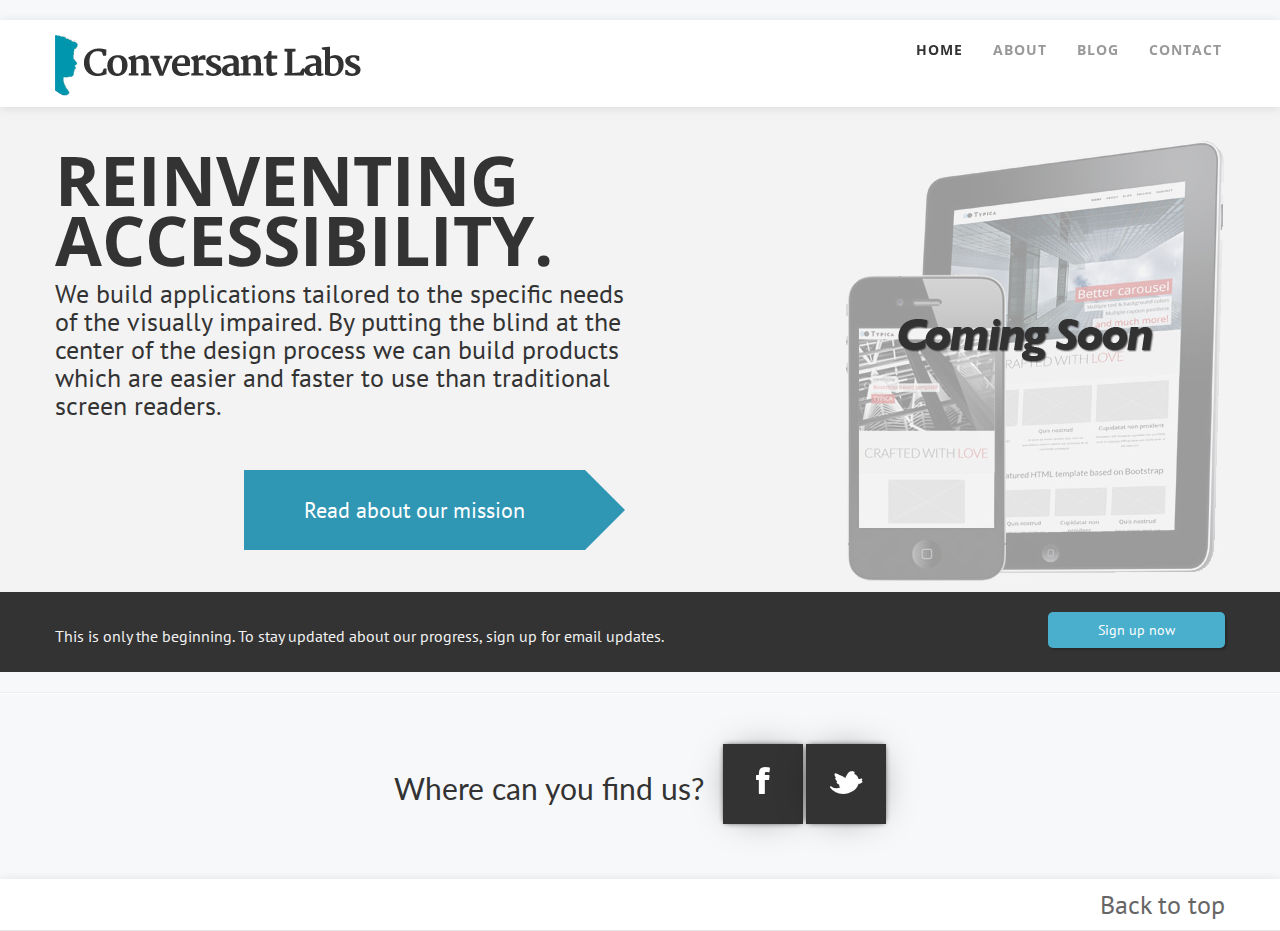
<file: Template/index.html>
<!DOCTYPE html>
<html lang="en">
  <head>
    <meta charset="utf-8">
    <title>Conversant Labs - Reinventing Accessibility</title>
    <meta name="viewport" content="width=device-width, initial-scale=1.0">
    <meta name="description" content="Responsive HTML template for your app/company">
    <meta name="author" content="Oskar Żabik (oskar.zabik@gmail.com)">

    <!-- Le styles -->
    <link rel="stylesheet" href="css/bootstrap.min.css">
    <link rel="stylesheet" href="css/bootstrap-responsive.min.css">

    <link rel="stylesheet" href="css/font-awesome.css">
    <link rel="stylesheet" href="css/triq.css">
    <link rel="stylesheet" href="css/triq-responsive.css">

    <!-- Le HTML5 shim, for IE6-8 support of HTML5 elements -->
    <!--[if lt IE 9]>
    <script src="http://html5shim.googlecode.com/svn/trunk/html5.js"></script>
    <![endif]-->
    <!--[if IE 7]><link rel="stylesheet" href="/css/font-awesome-ie7.css"><![endif]-->

    <!-- Le favicon -->
    <link rel="shortcut icon" href="img/favicon.ico">

  </head>

  <body>

    <!-- Le before-navbar info -->
    <div class="before-navbar">
      <br>
    </div>
    <!-- Le TRIQ navigation -->
    <div class="navbar navbar-fixed-top">
      <div class="navbar-inner">
        <div class="container">
          <a class="brand" href="/"><img src="img/logo2.png" alt="site logo. Visit Homepage"></a>
          <a href="#footer-nav" class="btn btn-simple visible-phone pull-right">Menu</a>
          <ul class="nav pull-right hidden-phone" title="Navigation Menu">
            <li class="active"><a href="index.html">Home</a></li>
            <li><a href="about.html">About</a></li>
            </li>
            <li><a href="http://blog.conversantlabs.com">Blog</a></li>
            <li><a href="contact.html">Contact</a></li>
          </ul>
        </div>
      </div>
    </div>

    <div class="background-light-grey">
      <div class="container">
        <div class="row-fluid">

          <div class="featured">
          
            <div class="span6">
              <div class="excerpt">
                <h1>Reinventing Accessibility.</h1>
                <p>We build applications tailored to the specific needs of the visually impaired. By putting the blind at the center of the design process we can build products which are easier and faster to use than traditional screen readers.</p>
                <a href="/about.html#mission"  class="btn btn-arrow-right btn-simple btn-blue btn-huge pull-right featured">Read about our mission</a>
              </div>
            </div>

            <div class="span6">
              <img class="pull-right" src="demo_img/typicacopy.png" alt="Typica - Bootstrap template">
            </div>

        </div>

        </div>
      </div>
    </div>

    <!-- signup strip -->
    <div class="background-grey strip">
      <div class="container">
        
        <p class="pull-left">This is only the beginning. To stay updated about our progress, sign up for email updates.</p>

        <div class="pull-right"><a href="#signup-modal" class="btn btn-info btn-huge btn-simple" data-toggle="modal">Sign up now</a></div>

      </div>
    </div>

      <hr>

      <!-- Where can you find us -->
      <div class="info-centered">
        <p>Where can you find us?</p>
        <a href="https://www.facebook.com/pages/Conversant-Labs/438191096263041" class="icon-squared color-facebook" title="facebook">
          <article><span><i class="icon-facebook"></i></span></article></a>
        <a href="http://twitter.com/conversantlabs" class="icon-squared color-twitter" title="twitter">
          <article><span><i class="icon-twitter"></i></span></article></a>
      </div>  

    </div><!-- /.container -->

    <!-- Le Footer -->
    <div class="background-white footer">
      <div class="container">
        <p class="pull-right"><a id="toplink" href="#">Back to top</a></p>

        <ul id="footer-nav" class="nav visible-phone" title="Navigation Menu">
          <hr>
          <h3 class="centered">Menu</h3>
          <li class="active"><a href="index.html">Home</a></li>
          <li><a href="about.html">About</a></li>
          <li><a href="http://blog.conversantlabs.com">Blog</a></li>
          <li><a href="contact.html">Contact</a></li>
        </ul>
      </div>
    </div>


    <!-- SignUp modal -->
    <div id="signup-modal" class="modal hide fade" tabindex="-1" role="dialog" aria-labelledby="myModalLabel" aria-hidden="true">
      <div class="modal-header">
        <button type="button" class="close" data-dismiss="modal" aria-hidden="true">×</button>
        <h3 id="myModalLabel" class="centered">Sign Up</h3>
      </div>
      <div class="modal-body">
        <div id="form_alert" class="alert" style="display:none" message="All Done! thanks for signing up!">
                <p id="form_alert_message"></p>
        </div>        
        <form class="form-horizontal" action="email" method="post" >
          <div class="control-group">
            <label class="control-label" for="inputEmail">Email</label>
            <div class="controls">
              <input type="text" id="inputEmail" name="email" placeholder="Email">
            </div>
          </div>
          <div class="modal-footer">
            <button class="btn" data-dismiss="modal" aria-hidden="true">Close</button>
            <button type="submit" class="btn btn-info">Sign Up</button>
          </div>
        </form>
      </div>
    </div>

    <!-- Le javascript
    ================================================== -->
    <!-- Placed at the end of the document so the pages load faster -->
    <script src="js/jquery.js"></script>
    <script src="js/bootstrap.js"></script>
    <script src="js/jquery.scrollto-1.4.3.1-min.js"></script>  
    <script src="js/jquery.localscroll-1.2.7-min.js"></script>
    <script src="js/triq.js"></script>
    <script type="text/javascript" src="js/js.js"></script>
    <script type="text/javascript">

  var _gaq = _gaq || [];
  _gaq.push(['_setAccount', 'UA-3878446-12']);
  _gaq.push(['_setDomainName', 'conversantlabs.com']);
  _gaq.push(['_trackPageview']);

  (function() {
    var ga = document.createElement('script'); ga.type = 'text/javascript'; ga.async = true;
    ga.src = ('https:' == document.location.protocol ? 'https://ssl' : 'http://www') + '.google-analytics.com/ga.js';
    var s = document.getElementsByTagName('script')[0]; s.parentNode.insertBefore(ga, s);
  })();

</script>
  </body>
</html>
</file>
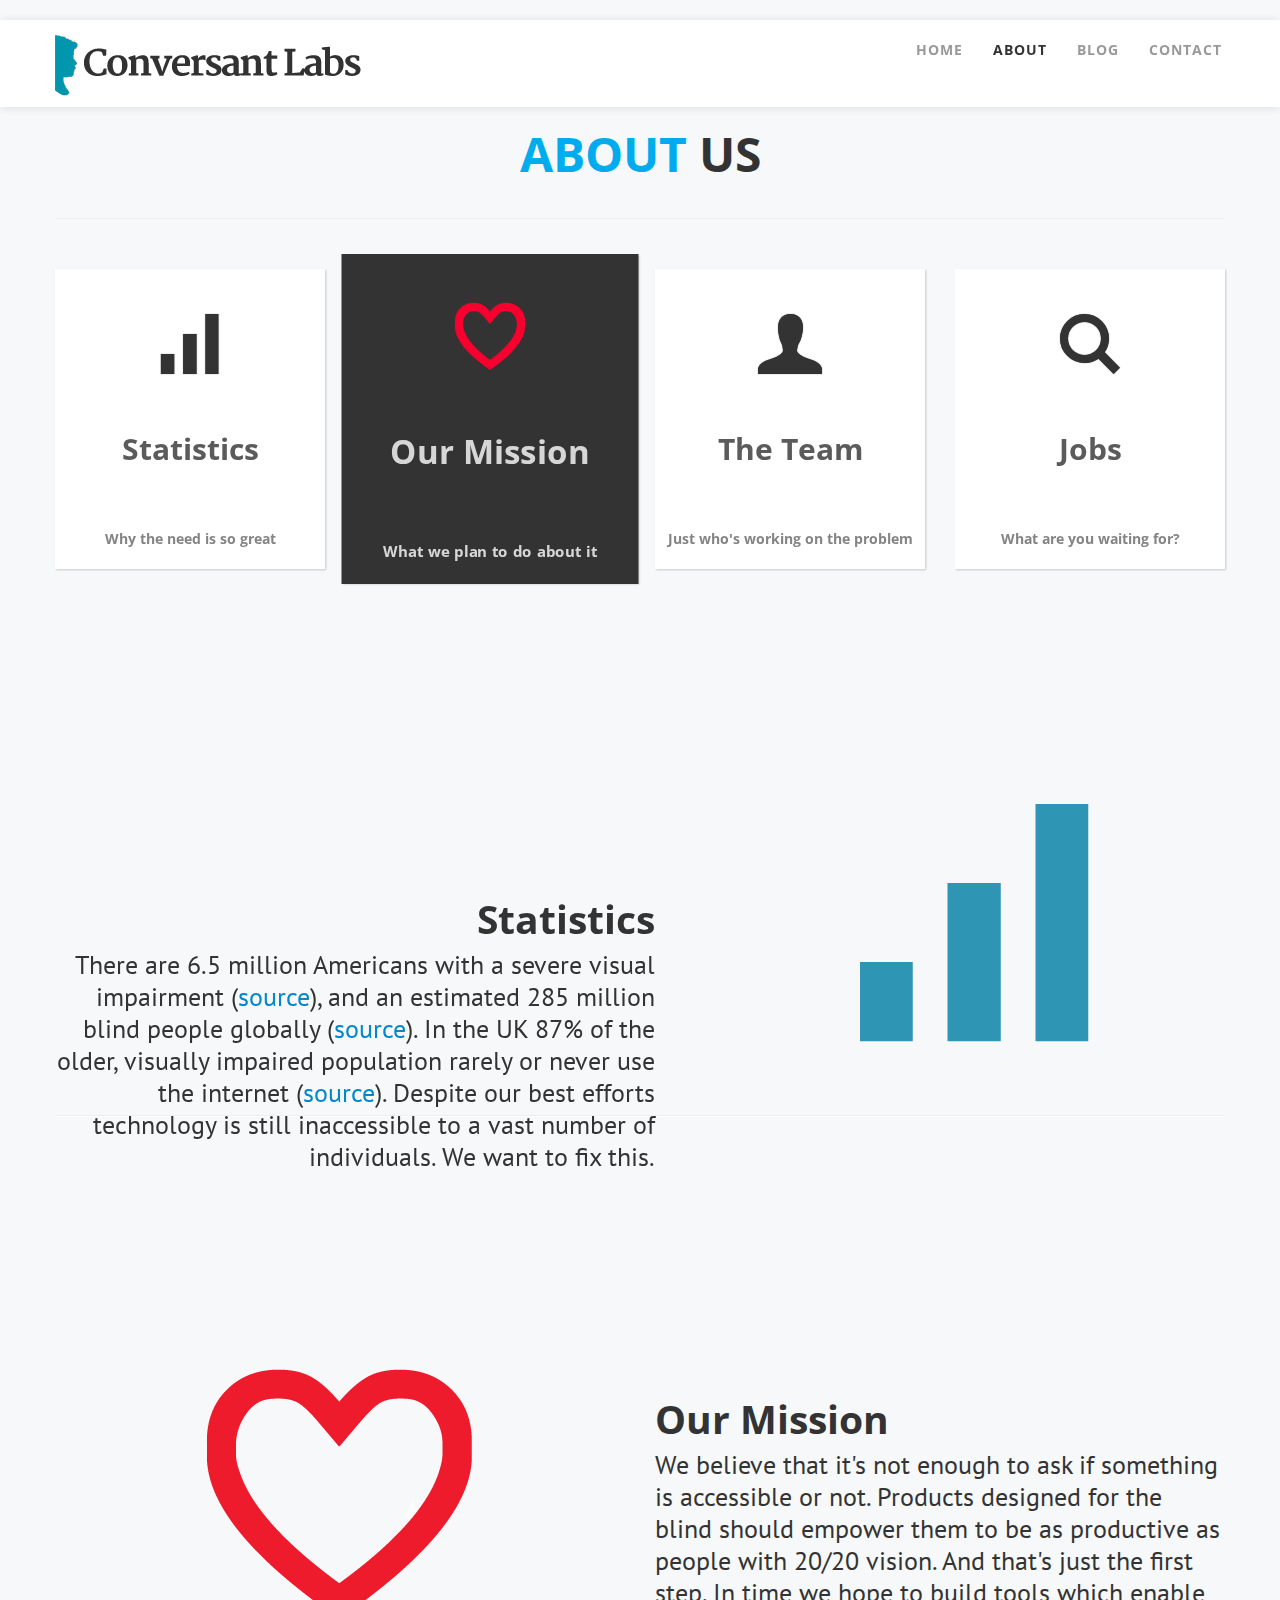
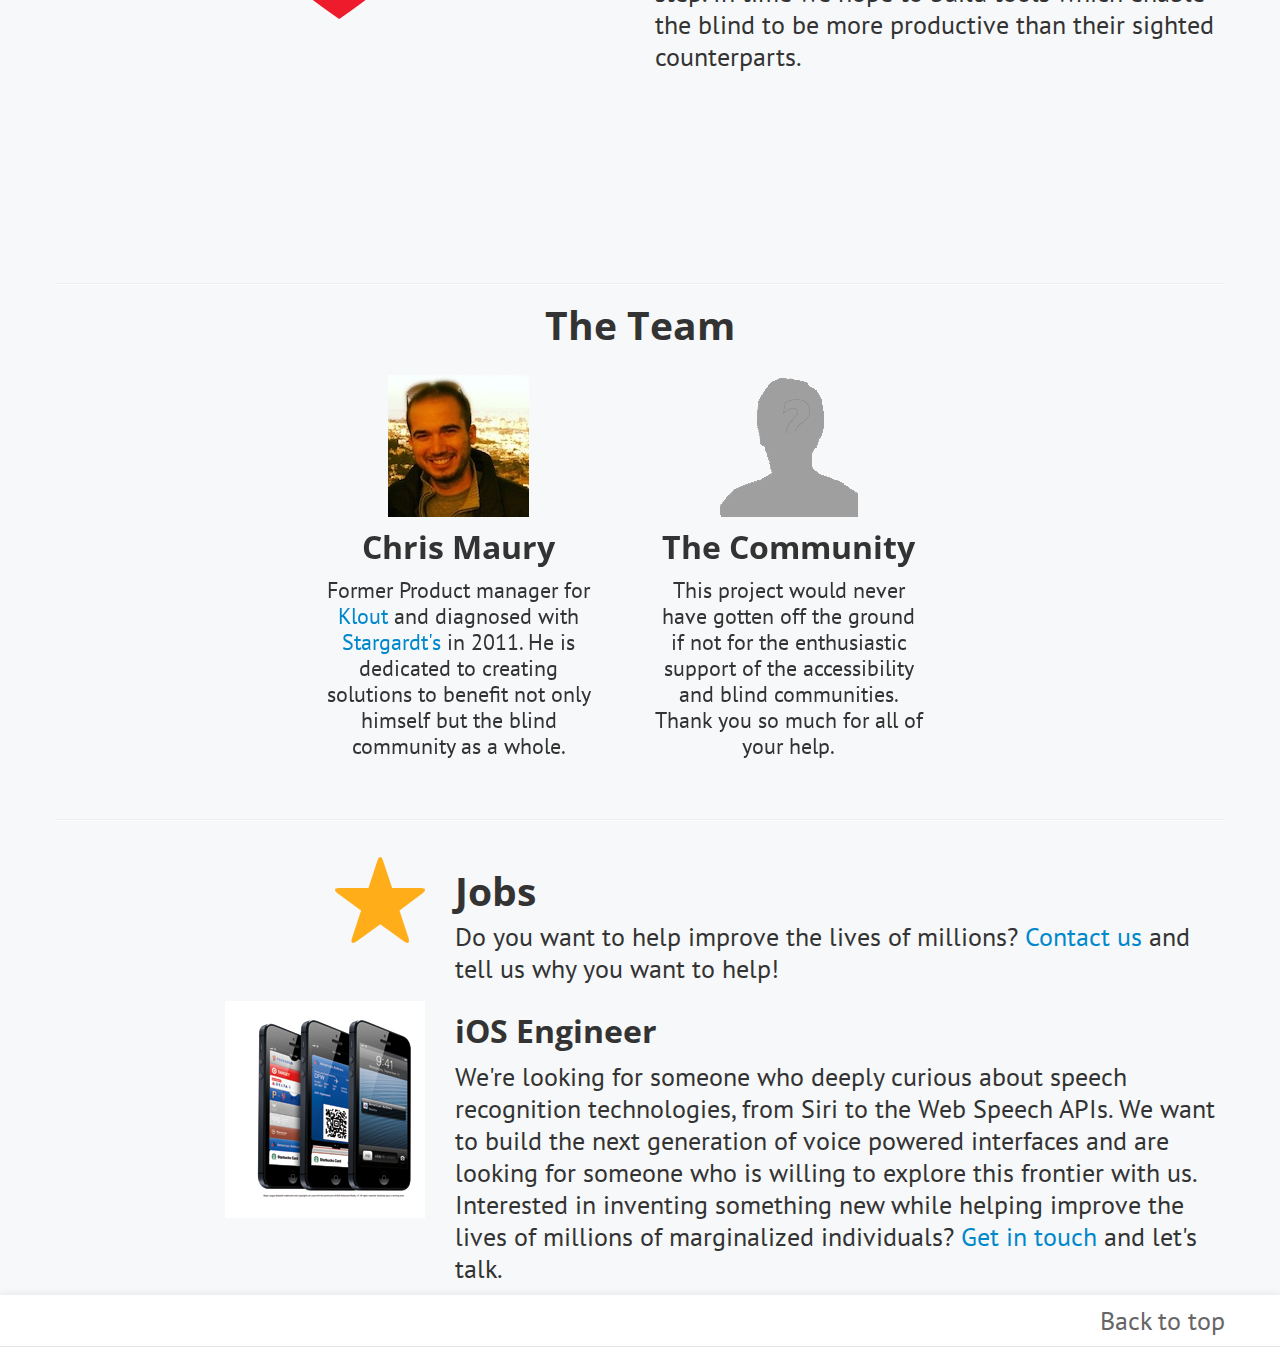
<file: Template/about.html>
<!DOCTYPE html>
<html lang="en">
  <head>
    <meta charset="utf-8">
    <title>ABOUT | TRIQ Bootstrap template</title>
    <meta name="viewport" content="width=device-width, initial-scale=1.0">
    <meta name="description" content="Responsive HTML template for your app/company">
    <meta name="author" content="Oskar Żabik (oskar.zabik@gmail.com)">

    <!-- Le styles -->
    <link rel="stylesheet" href="css/bootstrap.min.css">
    <link rel="stylesheet" href="css/bootstrap-responsive.min.css">

    <link rel="stylesheet" href="css/font-awesome.css">
    <link rel="stylesheet" href="css/websymbols.css">
    <link rel="stylesheet" href="css/triq.css">
    <link rel="stylesheet" href="css/triq-responsive.css">

    <link rel="stylesheet" href="css/demo.css">

    <!-- Le HTML5 shim, for IE6-8 support of HTML5 elements -->
    <!--[if lt IE 9]>
    <script src="http://html5shim.googlecode.com/svn/trunk/html5.js"></script>
    <![endif]-->
    <!--[if IE 7]><link rel="stylesheet" href="/stylesheets/font-awesome-ie7.css"><![endif]-->

    <!-- Le favicon -->
    <link rel="shortcut icon" href="favicon.ico">

  </head>

  <body>

    <!-- Le before-navbar info -->
    <div class="before-navbar">
      <br>
    </div>

    <!-- Le TRIQ navigation -->
    <div class="navbar navbar-fixed-top">
      <div class="navbar-inner">
        <div class="container">
          <a class="brand" href="/"><img src="img/logo2.png" alt="TRIQ template"></a>
          <a href="#footer-nav" class="btn btn-simple visible-phone pull-right">Menu</a>
          <ul class="nav pull-right hidden-phone" title="Navigation Menu">
            <li><a href="index.html">Home</a></li>
            <li class="active"><a href="about.html">About</a></li>
            <li><a href="http://blog.conversantlabs.com">Blog</a></li>
            <li><a href="contact.html">Contact</a></li>
          </ul>
        </div>
      </div>
    </div>

	<div class="container">
		<h1 class="page-header"> <span class="color-twitter">ABOUT</span> US</h1>
		
		<div class="row">
			<ul class="ca-menu unstyled">
			    <li class="span3">
			        <a href="#stats">
			            <span class="ca-icon">u</span>
			            <div class="ca-content">
			                <h2 class="ca-main">Statistics</h2>
			                <h3 class="ca-sub">Why the need is so great</h3>
			            </div>
			        </a>
			    </li>
			    <li class="span3 active">
	                <a href="#mission">
	                    <span class="ca-icon" id="heart">O</span>
	                    <div class="ca-content">
	                        <h2 class="ca-main">Our Mission</h2>
	                        <h3 class="ca-sub">What we plan to do about it</h3>
	                    </div>
	                </a>
	            </li>
	            <li class="span3">
	                <a href="#teams">
	                    <span class="ca-icon">U</span>
	                    <div class="ca-content">
	                        <h2 class="ca-main">The Team</h2>
	                        <h3 class="ca-sub">Just who's working on the problem</h3>
	                    </div>
	                </a>
	            </li>
	            <li class="span3">
	                <a href="#jobs">
	                    <span class="ca-icon">L</span>
	                    <div class="ca-content">
	                        <h2 class="ca-main">Jobs</h2>
	                        <h3 class="ca-sub">What are you waiting for?</h3>
	                    </div>
	                </a>
	            </li>
			</ul>
		</div>
	
	</div>


	<div class="showcase-container demo">
    <div id="stats" class="text-wraper">
      <div class="text demo-1">
        <h1>Statistics</h1>
        <p>There are 6.5 million Americans with a severe visual impairment (<a href="http://factfinder2.census.gov/faces/tableservices/jsf/pages/productview.xhtml?pid=ACS_11_1YR_B18103&prodType=table" target="_blank">source</a>), and an estimated 285 million blind people globally (<a href="http://www.lighthouse.org/research/statistics-on-vision-impairment/prevalence-of-vision-impairment/#worldwide" target="_blank">source</a>). In the UK 87% of the older, visually impaired population rarely or never use the internet (<a href="http://www.4-traders.com/BT-GROUP-PLC-4003616/news/BT-Group-plc-Older-people-with-sight-loss-face-major-disadvantages-not-being-online-15977420/?goback=%2Egde_1605077_member_209217802" target="_blank">source</a>).  Despite our best efforts technology is still inaccessible to a vast number of individuals. We want to fix this.</p>
      </div>
    </div>
    <img id="stats" class="pull-right" src="img/stats.png">
  </div>
  <div class="clearfix"></div>

	<div class="container">
		<hr>
    <div id="mission"></div>
		<div id="mission2" class="row demo-2">
			<div class="span6"><img src="img/heart.png" alt="Heart Icon"></div>
			<div class="span6">
				<h1>Our Mission</h1>
				<p>We believe that it's not enough to ask if something is accessible or not. Products designed for the blind should empower them to be as productive as people with 20/20 vision. And that's just the first step. In time we hope to build tools which enable the blind to be more productive than their sighted counterparts.</p>
			</div>
		</div>


		<hr>
    <div id="teams" style="position: relative; top: -85px;"></div>
		<h1 id="team" class="centered">The Team</h1>
		<br>
		<div class="ul-centered team">
			<ul class="unstyled pagination-centered thumbnails browsers">
				<li>
          <div class="span3">
            <img src="img/profile.jpg" alt="Chris Maury's headshot">
            <h2>Chris Maury</h2>
            <p>Former Product manager for <a href="http://klout.com"target="_blank" alt="visit klout.com">Klout</a> and diagnosed with <a href="http://wikipedia.org/wiki/Stargardt_disease" target="_blank">Stargardt's</a> in 2011. He is dedicated to creating solutions to benefit not only himself but the blind community as a whole.</p>
          </div>
        </li>
				<li>
          <div class="span3">
            <img src="img/gravatar.png" alt="Blank avatar image with a question mark over the face.">
            <h2>The Community</h2>
            <p>This project would never have gotten off the ground if not for the enthusiastic support of the accessibility and blind communities. Thank you so much for all of your help.</p>
          </div>
        </li>
			</ul>
		</div>
		<hr>

		<div id="jobs" class="row demo-4">
			<div class="span4"><a href="/contact.html#contact"><i class="icon-websymbols" style="font-size: 86px;">R</i></a></div>
			<div class="span8">
				<h1>Jobs</h1>
				<p>Do you want to help improve the lives of millions? <a href="/contact.html#contact" target="_blank">Contact us</a> and tell us why you want to help!</p>
			</div>
		</div>
    <div class="row">
      <div class="span4">
        <img class="pull-right" src="img/iOS_jobs.png" alt="Picture of the iPhone5.">
      </div>
      <div class="span8">
        <h2>iOS Engineer</h2>
        <p>We're looking for someone who deeply curious about speech recognition technologies, from Siri to the Web Speech APIs. We want to build the next generation of voice powered interfaces and are looking for someone who is willing to explore this frontier with us. Interested in inventing something new while helping improve the lives of millions of marginalized individuals? <a href="/contact.html#contact" target="_blank">Get in touch</a> and let's talk.</p>
      </div>
    </div>	
	</div>

    <!-- Le Footer -->
    <div class="background-white footer">
      <div class="container">
        <p class="pull-right"><a id="toplink" href="#">Back to top</a></p>
        <ul id="footer-nav" class="nav visible-phone" title="Navigation Menu">
          <hr>
          <h3 class="centered">Menu</h3>
          <li class="active"><a href="index.html">Home</a></li>
          <li><a href="about.html">About</a></li>
          <li><a href="http://blog.conversantlabs.com">Blog</a></li>
          <li><a href="contact.html">Contact</a></li>
        </ul>
      </div>
    </div>

    <!-- Le javascript
    ================================================== -->
    <!-- Placed at the end of the document so the pages load faster -->
    <script src="js/jquery.js"></script>
    <script src="js/bootstrap.js"></script>
    <script src="js/jquery.scrollto-1.4.3.1-min.js"></script>  
    <script src="js/jquery.localscroll-1.2.7-min.js"></script>
    <script src="js/triq.js"></script>
    <script type="text/javascript">

  var _gaq = _gaq || [];
  _gaq.push(['_setAccount', 'UA-3878446-12']);
  _gaq.push(['_setDomainName', 'conversantlabs.com']);
  _gaq.push(['_trackPageview']);

  (function() {
    var ga = document.createElement('script'); ga.type = 'text/javascript'; ga.async = true;
    ga.src = ('https:' == document.location.protocol ? 'https://ssl' : 'http://www') + '.google-analytics.com/ga.js';
    var s = document.getElementsByTagName('script')[0]; s.parentNode.insertBefore(ga, s);
  })();

</script>

  </body>
</html>
</file>
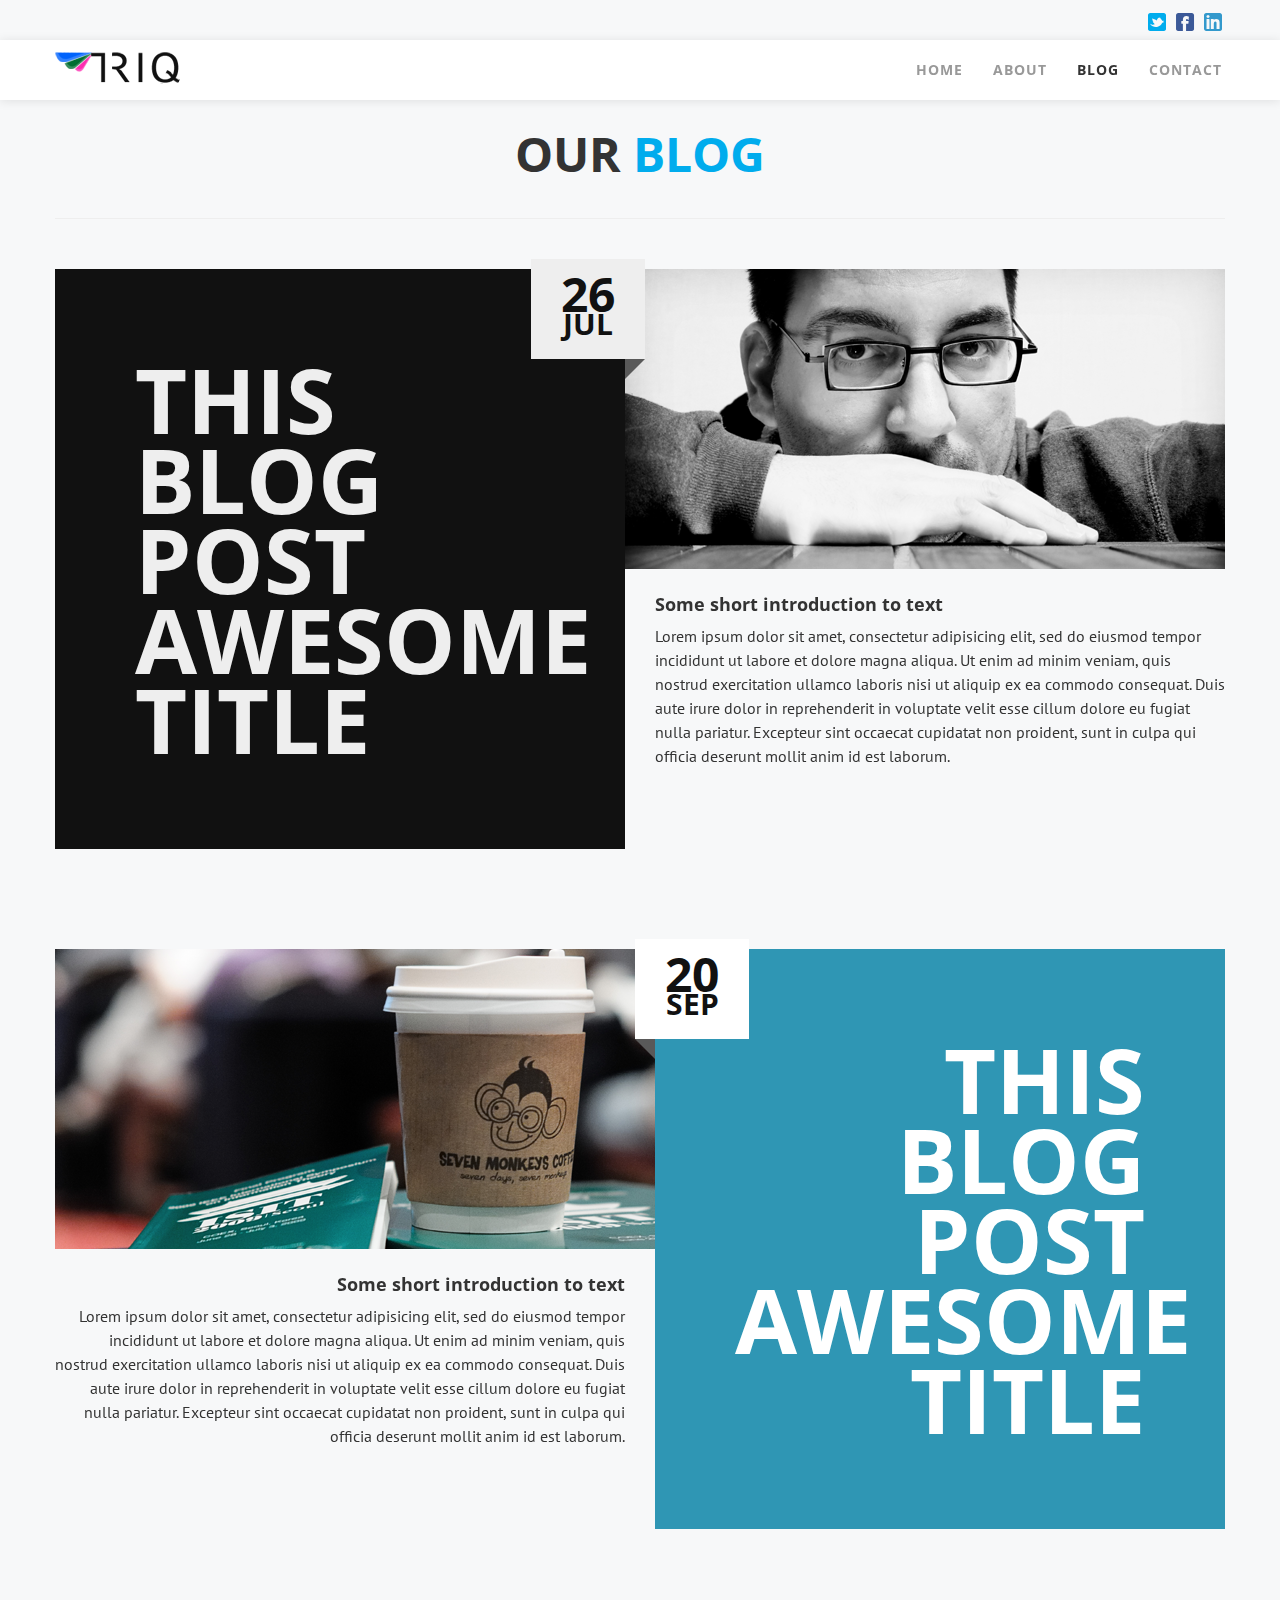
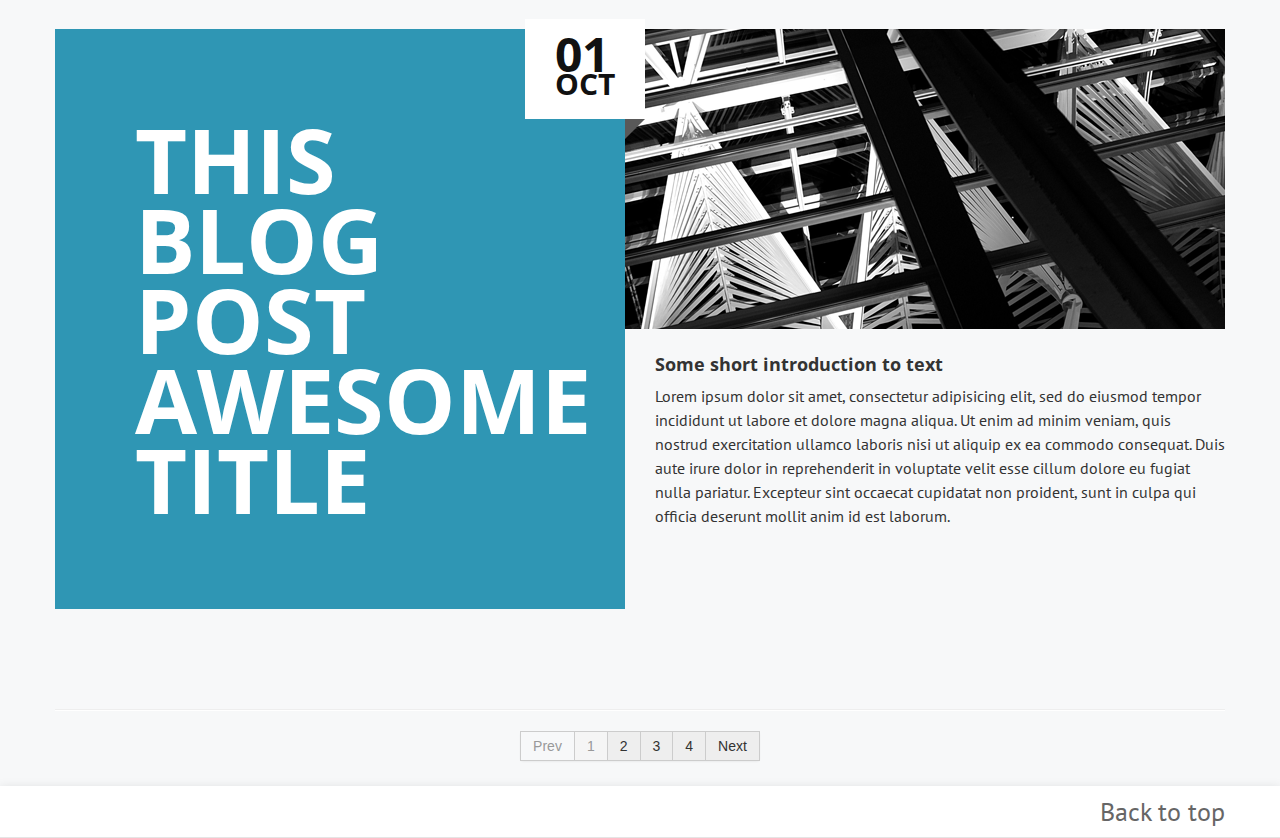
<file: Template/blog.html>
<!DOCTYPE html>
<html lang="en">
  <head>
    <meta charset="utf-8">
    <title>BLOG | TRIQ Bootstrap template</title>
    <meta name="viewport" content="width=device-width, initial-scale=1.0">
    <meta name="description" content="Responsive HTML template for your app/company">
    <meta name="author" content="Oskar Żabik (oskar.zabik@gmail.com)">

    <!-- Le styles -->
    <link rel="stylesheet" href="css/bootstrap.min.css">
    <link rel="stylesheet" href="css/bootstrap-responsive.min.css">

    <link rel="stylesheet" href="css/font-awesome.css">
    <link rel="stylesheet" href="css/triq.css">
    <link rel="stylesheet" href="css/triq-responsive.css">

    <!-- Le HTML5 shim, for IE6-8 support of HTML5 elements -->
    <!--[if lt IE 9]>
    <script src="http://html5shim.googlecode.com/svn/trunk/html5.js"></script>
    <![endif]-->
    <!--[if IE 7]><link rel="stylesheet" href="/stylesheets/font-awesome-ie7.css"><![endif]-->

    <!-- Le favicon -->
    <link rel="shortcut icon" href="favicon.ico">

  </head>

  <body>

    <!-- Le before-navbar info -->
    <div class="before-navbar">
      <div class="container">

        <div class="pull-right">
            <p>
                <a href="#"><i class="icon-twitter-sign color-twitter"></i></a>
                <a href="#"><i class="icon-facebook-sign color-facebook"></i></a>
                <a href="#"><i class="icon-linkedin-sign color-linkedin"></i></a>
            </p>
        </div>

      </div>
    </div>

    <!-- Le TRIQ navigation -->
    <div class="navbar navbar-fixed-top">
      <div class="navbar-inner">
        <div class="container">
          <a class="brand" href="/"><img src="logo.png" alt="TRIQ template"></a>
          <a href="#footer-nav" class="btn btn-simple visible-phone pull-right">Menu</a>
          <ul class="nav pull-right hidden-phone">
            <li><a href="index.html">Home</a></li>
            <li><a href="about.html">About</a></li>
            <li class="active"><a href="blog.html">Blog</a></li>
            <li><a href="contact.html">Contact</a></li>
          </ul>
        </div>
      </div>
    </div>

    <div class="container">
      <h1 class="page-header">OUR <span class="color-twitter">BLOG</span></h1>

      <!-- le Blog Post -->
      <div class="row blog-excerpt title-left">
        <!-- le title -->
        <div class="span6">
          <div class="title-block title-dark">
            <div class="posted-on">26<span>JUL</span></div>
            <h2><a href="#">This blog post awesome title</a></h2>
          </div>
        </div>
        <!-- le content -->
        <div class="content span6">
          <!-- le image -->
          <div class="post-image">
            <img src="demo_img/blog/1.png" alt="">
          </div>
          <h4>Some short introduction to text</h4>
          <p>Lorem ipsum dolor sit amet, consectetur adipisicing elit, sed do eiusmod
          tempor incididunt ut labore et dolore magna aliqua. Ut enim ad minim veniam,
          quis nostrud exercitation ullamco laboris nisi ut aliquip ex ea commodo
          consequat. Duis aute irure dolor in reprehenderit in voluptate velit esse
          cillum dolore eu fugiat nulla pariatur. Excepteur sint occaecat cupidatat non
          proident, sunt in culpa qui officia deserunt mollit anim id est laborum.</p>
        </div>
      </div>

      <!-- le Blog Post -->
      <div class="row blog-excerpt title-right">
        <!-- le content -->
        <div class="content span6">
          <!-- le image -->
          <div class="post-image">
            <img src="demo_img/blog/2.png" alt="">
          </div>
          <h4>Some short introduction to text</h4>
          <p>Lorem ipsum dolor sit amet, consectetur adipisicing elit, sed do eiusmod
          tempor incididunt ut labore et dolore magna aliqua. Ut enim ad minim veniam,
          quis nostrud exercitation ullamco laboris nisi ut aliquip ex ea commodo
          consequat. Duis aute irure dolor in reprehenderit in voluptate velit esse
          cillum dolore eu fugiat nulla pariatur. Excepteur sint occaecat cupidatat non
          proident, sunt in culpa qui officia deserunt mollit anim id est laborum.</p>
        </div>
         <!-- le title -->
        <div class="span6">
          <div class="title-block title-blue">
            <div class="posted-on">20<span>SEP</span></div>
            <h2><a href="#">This blog post awesome title</a></h2>
          </div>
        </div>
      </div>

      <!-- le Blog Post -->
      <div class="row blog-excerpt title-left">
        <!-- le content -->
        <div class="span6">
          <div class="title-block title-blue">
            <div class="posted-on">01<span>OCT</span></div>
            <h2><a href="#">This blog post awesome title</a></h2>
          </div>
        </div>
        <div class="content span6">
          <!-- le image -->
          <div class="post-image">
            <img src="demo_img/blog/3.png" alt="">
          </div>
          <h4>Some short introduction to text</h4>
          <p>Lorem ipsum dolor sit amet, consectetur adipisicing elit, sed do eiusmod
          tempor incididunt ut labore et dolore magna aliqua. Ut enim ad minim veniam,
          quis nostrud exercitation ullamco laboris nisi ut aliquip ex ea commodo
          consequat. Duis aute irure dolor in reprehenderit in voluptate velit esse
          cillum dolore eu fugiat nulla pariatur. Excepteur sint occaecat cupidatat non
          proident, sunt in culpa qui officia deserunt mollit anim id est laborum.</p>
        </div>
      </div>

      <hr>
      <!-- pagination -->
      <div class="pagination pagination-centered">
        <ul>
          <li class="disabled"><a href="#">Prev</a></li>
          <li class="active"><a href="#">1</a></li>
          <li><a href="#">2</a></li>
          <li><a href="#">3</a></li>
          <li><a href="#">4</a></li>
          <li><a href="#">Next</a></li>
        </ul>
      </div>

    </div><!-- /.container -->

    <!-- Le Footer -->
    <div class="background-white footer">
      <div class="container">
        <p class="pull-right"><a id="toplink" href="#">Back to top</a></p>

        <ul id="footer-nav" class="nav visible-phone">
          <hr>
          <h3 class="centered">Menu</h3>
          <li class="active"><a href="index.html">Home</a></li>
          <li><a href="about.html">About</a></li>
          <li class="dropdown">
            <a class="dropdown-toggle" data-toggle="dropdown" href="#">Portfolio <b class="caret"></b></a>
            <ul class="dropdown-menu">
              <li><a href="portfolio-full-width.html" title="Portfolio 1">Full-width</a></li>
              <li><a href="portfolio-thumbnails.html" title="Portfolio 2">Thumbnails</a></li>
            </ul>
          </li>
          <li><a href="blog.html">Blog</a></li>
          <li><a href="contact.html">Contact</a></li>
        </ul>
      </div>
    </div>

    <!-- Le javascript
    ================================================== -->
    <!-- Placed at the end of the document so the pages load faster -->
    <script src="js/jquery.js"></script>
    <script src="js/bootstrap.js"></script>
    <script src="js/jquery.scrollto-1.4.3.1-min.js"></script>  
    <script src="js/jquery.localscroll-1.2.7-min.js"></script>
    <script src="js/triq.js"></script>

  </body>
</html>
</file>
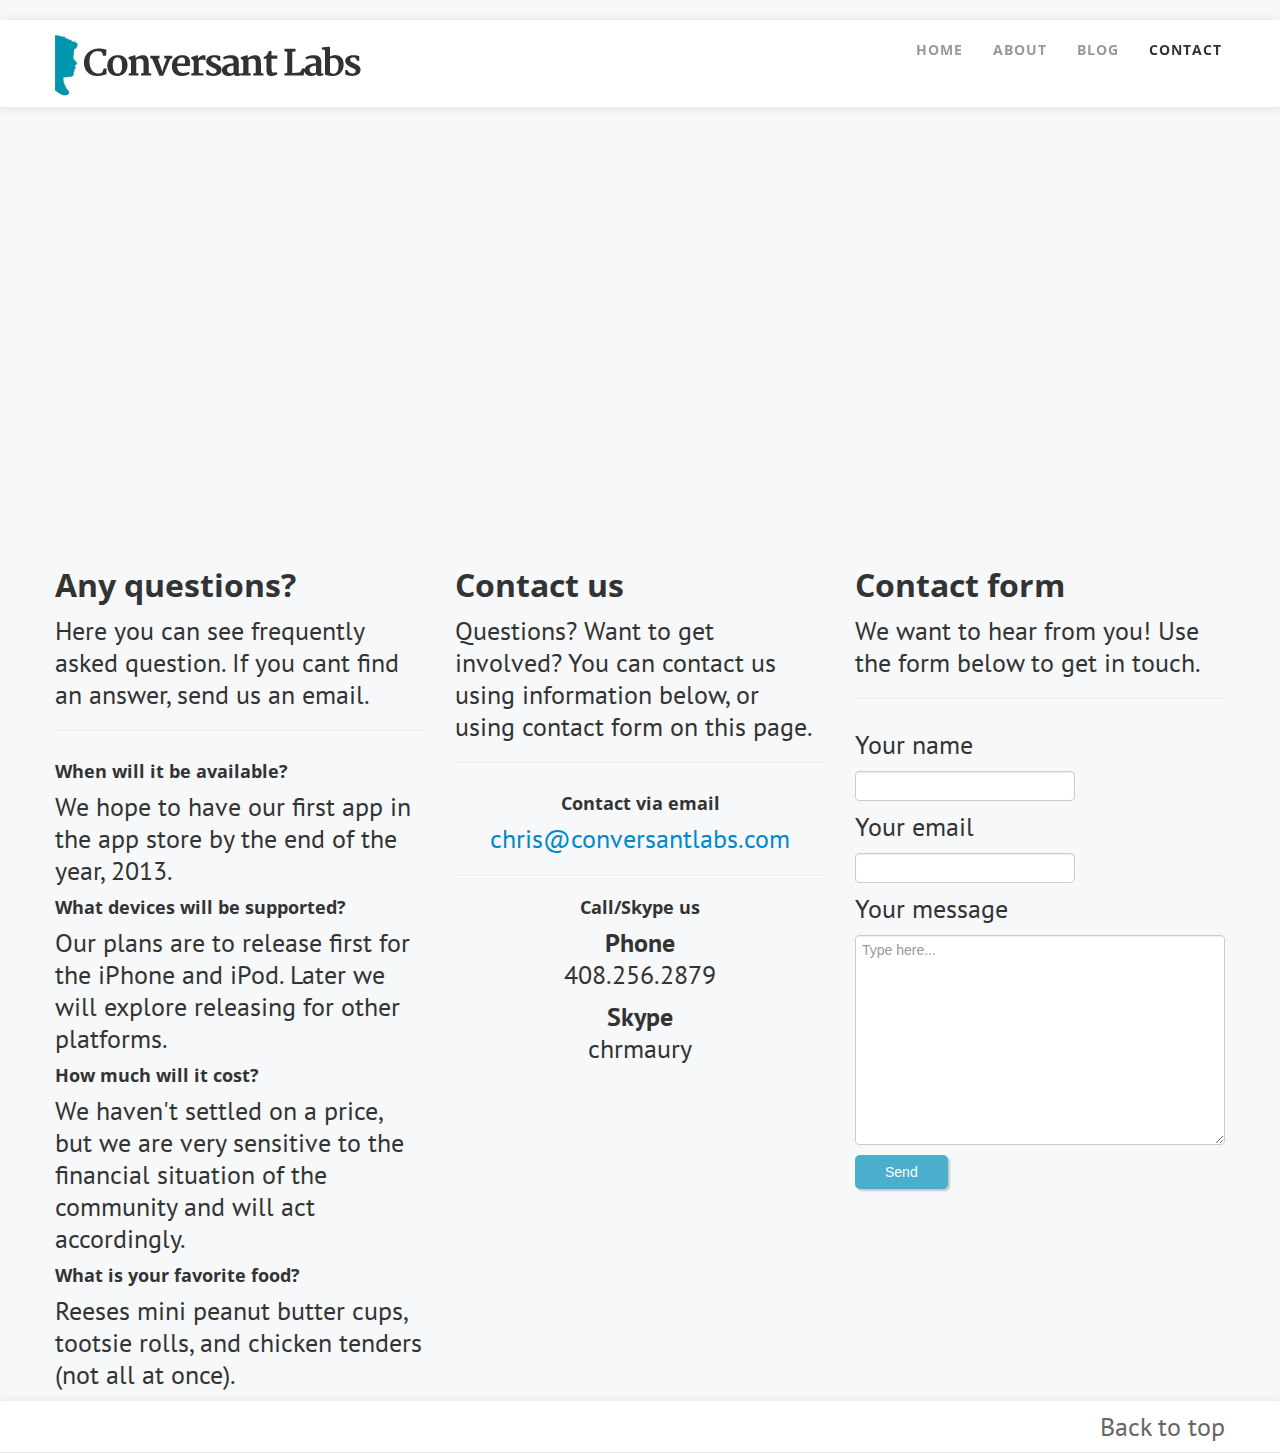
<file: Template/contact.html>
<!DOCTYPE html>
<html lang="en">
  <head>
    <meta charset="utf-8">
    <title>CONTACT | TRIQ Bootstrap template</title>
    <meta name="viewport" content="width=device-width, initial-scale=1.0">
    <meta name="description" content="Responsive HTML template for your app/company">
    <meta name="author" content="Oskar Żabik (oskar.zabik@gmail.com)">

    <!-- Le styles -->
    <link rel="stylesheet" href="css/bootstrap.min.css">
    <link rel="stylesheet" href="css/bootstrap-responsive.min.css">

    <link rel="stylesheet" href="css/font-awesome.css">
    <link rel="stylesheet" href="css/triq.css">
    <link rel="stylesheet" href="css/triq-responsive.css">

    <!-- Le HTML5 shim, for IE6-8 support of HTML5 elements -->
    <!--[if lt IE 9]>
    <script src="http://html5shim.googlecode.com/svn/trunk/html5.js"></script>
    <![endif]-->
    <!--[if IE 7]><link rel="stylesheet" href="/stylesheets/font-awesome-ie7.css"><![endif]-->

    <!-- Le favicon -->
    <link rel="shortcut icon" href="favicon.ico">

  </head>

  <body>

    <!-- Le before-navbar info -->
        <div class="before-navbar">
      <br>
    </div>

    <!-- Le TRIQ navigation -->
    <div class="navbar navbar-fixed-top">
      <div class="navbar-inner">
        <div class="container">
          <a class="brand" href="/"><img src="img/logo2.png" alt="TRIQ template"></a>
          <a href="#footer-nav" class="btn btn-simple visible-phone pull-right">Menu</a>
          <ul class="nav pull-right hidden-phone" title="Navigation Menu">
            <li><a href="index.html">Home</a></li>
            <li><a href="about.html">About</a></li>
            <li><a href="http://blog.conversantlabs.com">Blog</a></li>
            <li class="active"><a href="contact.html">Contact</a></li>
          </ul>
        </div>
      </div>
    </div>

     <iframe id="contact-map" height="450" frameborder="0" scrolling="no" marginheight="0" marginwidth="0" src="https://maps.google.com/?ie=UTF8&amp;ll=37.7655,-122.4183&amp;spn=1.222794,2.705383&amp;t=m&amp;z=13&amp;output=embed" title="Google Maps - Location San Francisco"></iframe>
    <div id="contact" style="position: relative; top: -50px;"></div>
    <div class="container">

			<div class="row">

				<div class="span4">
					<div class="page-header">
						<h2>Any questions?</h2>
						<p>Here you can see frequently asked question. If  you cant find an answer, send us an email.</p>
					</div>
					<h4>When will it be available?</h4>
					<p>We hope to have our first app in the app store by the end of the year, 2013.</p>
					<h4>What devices will be supported?</h4>
					<p>Our plans are to release first for the iPhone and iPod. Later we will explore releasing for other platforms.</p>
					<h4>How much will it cost?</h4>
					<p>We haven't settled on a price, but we are very sensitive to the financial situation of the community and will act accordingly.</p>
					<h4>What is your favorite food?</h4>
					<p>Reeses mini peanut butter cups, tootsie rolls, and chicken tenders (not all at once).</p>
				</div>

				<div class="span8">
					<div class="row">

						<div class="span4 contact-info">
							<div class="page-header">
								<h2>Contact us</h2>
								<p>Questions? Want to get involved? You can contact us using information below, or using contact form on this page.</p>
							</div>
							<h4 class="centered">Contact via email</h4>
							<p class="centered"><a href="mailto:chris@conversantlabs.com">chris@conversantlabs.com</a></p>
							<hr>
							<h4 class="centered">Call/Skype us</h4>
							<p class="centered"><strong>Phone</strong><br>408.256.2879</p>
							<p class="centered"><strong>Skype</strong><br>chrmaury</p>
						</div>

						<div class="span4">
							<div class="page-header center">
								<h2>Contact form</h2>
								<p>We want to hear from you! Use the form below to get in touch.</p>
							</div>
              <div id="form_alert" class="alert" style="display:none" message="Message Sent">
                <p id="form_alert_message"></p>
              </div>
							<form action="contact" class="" method="post">
								<label for="name"><p>Your name</p></label>
								<input type="text" id="name" name="name">
								<label for="email"><p>Your email</p></label>
								<input type="text" id="email" name="email">
								<label for="message"><p>Your message</p></label>
								<textarea name="message" id="message" cols="30" rows="10" class="span4" placeholder="Type here..."></textarea>
								<br>
								<button type="submit" class="btn btn-simple btn-info">Send</button>
							</form>
						</div>
					</div>
				</div>
			</div>

    </div><!-- /.container -->


    <!-- Le Footer -->
    <div class="background-white footer">
      <div class="container">
        <p class="pull-right"><a id="toplink" href="#">Back to top</a></p>

        <ul id="footer-nav" class="nav visible-phone" title="Navigation Menu">
          <hr>
          <h3 class="centered">Menu</h3>
          <li class="active"><a href="index.html">Home</a></li>
          <li><a href="about.html">About</a></li>
          <li><a href="http://blog.conversantlabs.com">Blog</a></li>
          <li><a href="contact.html">Contact</a></li>
        </ul>
      </div>
    </div>

    <!-- Le javascript
    ================================================== -->
    <!-- Placed at the end of the document so the pages load faster -->
    <script src="js/jquery.js"></script>
    <script src="js/bootstrap.js"></script>
    <script src="js/jquery.scrollto-1.4.3.1-min.js"></script>  
    <script src="js/jquery.localscroll-1.2.7-min.js"></script>
    <script src="js/triq.js"></script>
    <script type="text/javascript" src="js/js.js"></script>
    <script type="text/javascript">

  var _gaq = _gaq || [];
  _gaq.push(['_setAccount', 'UA-3878446-12']);
  _gaq.push(['_setDomainName', 'conversantlabs.com']);
  _gaq.push(['_trackPageview']);

  (function() {
    var ga = document.createElement('script'); ga.type = 'text/javascript'; ga.async = true;
    ga.src = ('https:' == document.location.protocol ? 'https://ssl' : 'http://www') + '.google-analytics.com/ga.js';
    var s = document.getElementsByTagName('script')[0]; s.parentNode.insertBefore(ga, s);
  })();

</script>
  </body>
</html>
</file>
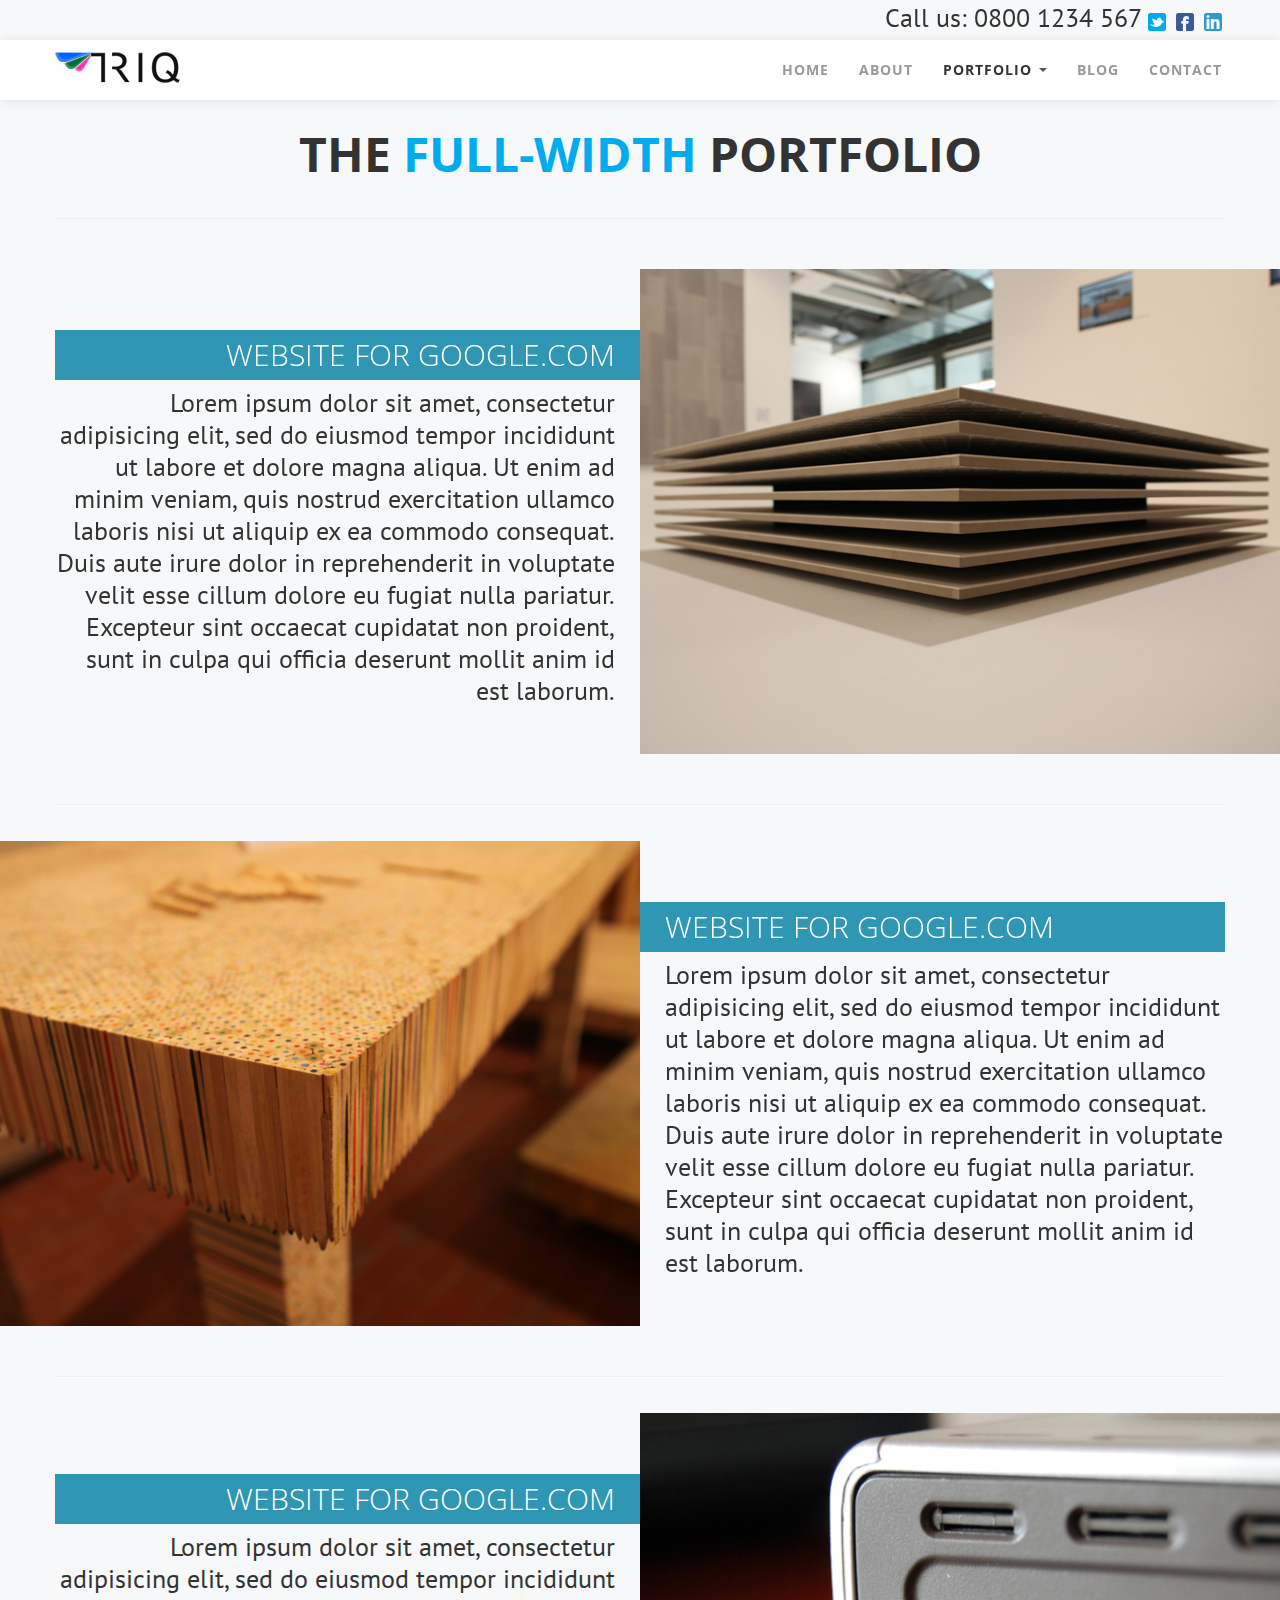
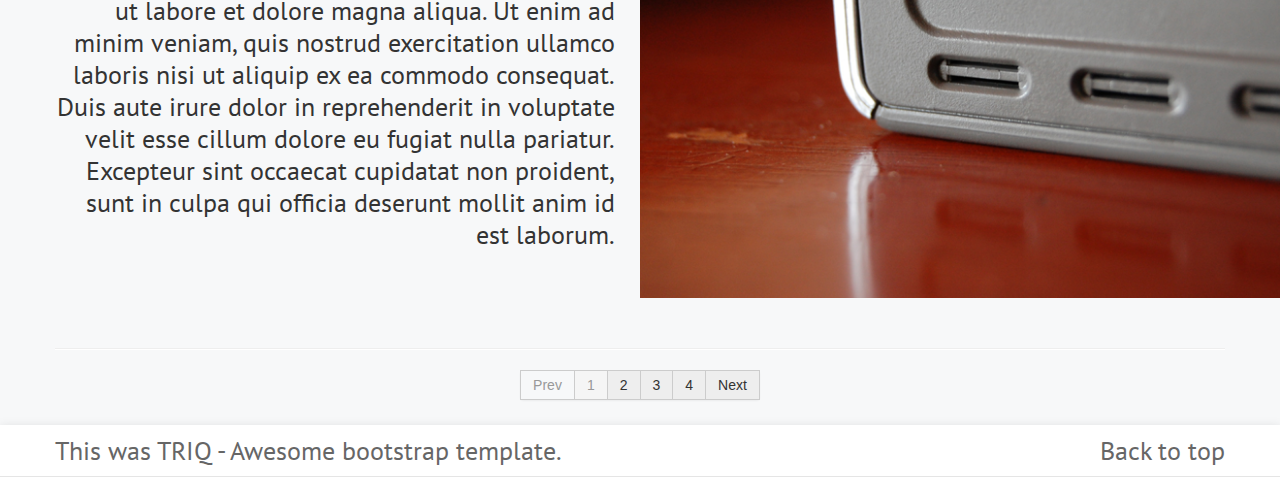
<file: Template/portfolio-full-width.html>
<!DOCTYPE html>
<html lang="en">
  <head>
    <meta charset="utf-8">
    <title>FULL-WIDTH PORTFOLIO | TRIQ Bootstrap template</title>
    <meta name="viewport" content="width=device-width, initial-scale=1.0">
    <meta name="description" content="Responsive HTML template for your app/company">
    <meta name="author" content="Oskar Żabik (oskar.zabik@gmail.com)">

    <!-- Le styles -->
    <link rel="stylesheet" href="css/bootstrap.min.css">
    <link rel="stylesheet" href="css/bootstrap-responsive.min.css">

    <link rel="stylesheet" href="css/font-awesome.css">
    <link rel="stylesheet" href="css/triq.css">
    <link rel="stylesheet" href="css/triq-responsive.css">

    <!-- Le HTML5 shim, for IE6-8 support of HTML5 elements -->
    <!--[if lt IE 9]>
    <script src="http://html5shim.googlecode.com/svn/trunk/html5.js"></script>
    <![endif]-->
    <!--[if IE 7]><link rel="stylesheet" href="/stylesheets/font-awesome-ie7.css"><![endif]-->

    <!-- Le favicon -->
    <link rel="shortcut icon" href="favicon.ico">

  </head>

  <body>

    <!-- Le before-navbar info -->
    <div class="before-navbar">
      <div class="container">

        <div class="pull-right">
            <p>
                Call us: 0800 1234 567
                <a href="#"><i class="icon-twitter-sign color-twitter"></i></a>
                <a href="#"><i class="icon-facebook-sign color-facebook"></i></a>
                <a href="#"><i class="icon-linkedin-sign color-linkedin"></i></a>
            </p>
        </div>

      </div>
    </div>

    <!-- Le TRIQ navigation -->
    <div class="navbar navbar-fixed-top">
      <div class="navbar-inner">
        <div class="container">
          <a class="brand" href="#"><img src="logo.png" alt="TRIQ template"></a>
          <a href="#footer-nav" class="btn btn-simple visible-phone pull-right">Menu</a>
          <ul class="nav pull-right hidden-phone">
            <li><a href="index.html">Home</a></li>
            <li><a href="about.html">About</a></li>
            <li class="dropdown active">
              <a class="dropdown-toggle" data-toggle="dropdown" href="#">Portfolio <b class="caret"></b></a>
              <ul class="dropdown-menu">
                <li class="active"><a href="portfolio-full-width.html" title="Portfolio 1">Full-width</a></li>
                <li><a href="portfolio-thumbnails.html" title="Portfolio 2">Thumbnails</a></li>
              </ul>
            </li>
            <li><a href="blog.html">Blog</a></li>
            <li><a href="contact.html">Contact</a></li>
          </ul>
        </div>
      </div>
    </div>

    <!-- Le content -->
    <div class="container">

    	<h1 class="page-header">THE <span class="color-twitter">FULL-WIDTH</span> PORTFOLIO</h1>

    	<div class="portfolio-item full-width text-left">
    		
    		<div class="left text">
    			<div class="desc">
    				<h2>WEBSITE FOR GOOGLE.COM</h2>
    				<p>Lorem ipsum dolor sit amet, consectetur adipisicing elit, sed do eiusmod
    				tempor incididunt ut labore et dolore magna aliqua. Ut enim ad minim veniam,
    				quis nostrud exercitation ullamco laboris nisi ut aliquip ex ea commodo
    				consequat. Duis aute irure dolor in reprehenderit in voluptate velit esse
    				cillum dolore eu fugiat nulla pariatur. Excepteur sint occaecat cupidatat non
    				proident, sunt in culpa qui officia deserunt mollit anim id est laborum.</p>
    			</div>
    		</div>

    		<div class="right">
    			<div class="image-wrapper">
    				<img src="demo_img/full_width/1.png" alt="placeholder+image">
    				<a href="#"><span>View project</span></a>
    			</div>
    		</div>

    	</div>

    	<hr>

    	<div class="portfolio-item full-width text-right">

    		<div class="left">
    			<div class="image-wrapper">
    				<img src="demo_img/full_width/2.png" alt="placeholder+image">
    				<a href="#"><span>View project</span></a>
    			</div>
    		</div>
    		
    		<div class="right text">
    			<div class="desc">
    				<h2>WEBSITE FOR GOOGLE.COM</h2>
    				<p>Lorem ipsum dolor sit amet, consectetur adipisicing elit, sed do eiusmod
    				tempor incididunt ut labore et dolore magna aliqua. Ut enim ad minim veniam,
    				quis nostrud exercitation ullamco laboris nisi ut aliquip ex ea commodo
    				consequat. Duis aute irure dolor in reprehenderit in voluptate velit esse
    				cillum dolore eu fugiat nulla pariatur. Excepteur sint occaecat cupidatat non
    				proident, sunt in culpa qui officia deserunt mollit anim id est laborum.</p>
    			</div>
    		</div>

    	</div>

    	<hr>

    	<div class="portfolio-item full-width text-left">
    		
    		<div class="left text">
    			<div class="desc">
    				<h2>WEBSITE FOR GOOGLE.COM</h2>
    				<p>Lorem ipsum dolor sit amet, consectetur adipisicing elit, sed do eiusmod
    				tempor incididunt ut labore et dolore magna aliqua. Ut enim ad minim veniam,
    				quis nostrud exercitation ullamco laboris nisi ut aliquip ex ea commodo
    				consequat. Duis aute irure dolor in reprehenderit in voluptate velit esse
    				cillum dolore eu fugiat nulla pariatur. Excepteur sint occaecat cupidatat non
    				proident, sunt in culpa qui officia deserunt mollit anim id est laborum.</p>
    			</div>
    		</div>

    		<div class="right">
    			<div class="image-wrapper">
    				<img src="demo_img/full_width/3.png">
    				<a href="#"><span>View project</span></a>
    			</div>
    		</div>

    	</div>

    	<hr>
		<!-- pagination -->
		<div class="pagination pagination-centered">
			<ul>
				<li class="disabled"><a href="#">Prev</a></li>
				<li class="active"><a href="#">1</a></li>
				<li><a href="#">2</a></li>
				<li><a href="#">3</a></li>
				<li><a href="#">4</a></li>
				<li><a href="#">Next</a></li>
			</ul>
		</div>

    </div><!-- /.container -->




    <!-- Le Footer -->
    <div class="background-white footer">
      <div class="container">
        <p class="pull-left">This was TRIQ - Awesome bootstrap template.</p>
        <p class="pull-right"><a id="toplink" href="#">Back to top</a></p>

        <ul id="footer-nav" class="nav visible-phone">
          <hr>
          <h3 class="centered">Menu</h3>
          <li class="active"><a href="index.html">Home</a></li>
          <li><a href="about.html">About</a></li>
          <li class="dropdown">
            <a class="dropdown-toggle" data-toggle="dropdown" href="#">Portfolio <b class="caret"></b></a>
            <ul class="dropdown-menu">
              <li><a href="portfolio-full-width.html" title="Portfolio 1">Full-width</a></li>
              <li><a href="portfolio-thumbnails.html" title="Portfolio 2">Thumbnails</a></li>
            </ul>
          </li>
          <li><a href="blog.html">Blog</a></li>
          <li><a href="contact.html">Contact</a></li>
        </ul>
      </div>
    </div>

    <!-- Le javascript
    ================================================== -->
    <!-- Placed at the end of the document so the pages load faster -->
    <script src="js/jquery.js"></script>
    <script src="js/bootstrap.js"></script>
    <script src="js/jquery.scrollto-1.4.3.1-min.js"></script>  
    <script src="js/jquery.localscroll-1.2.7-min.js"></script>
    <script src="js/triq.js"></script>

  </body>
</html>
</file>
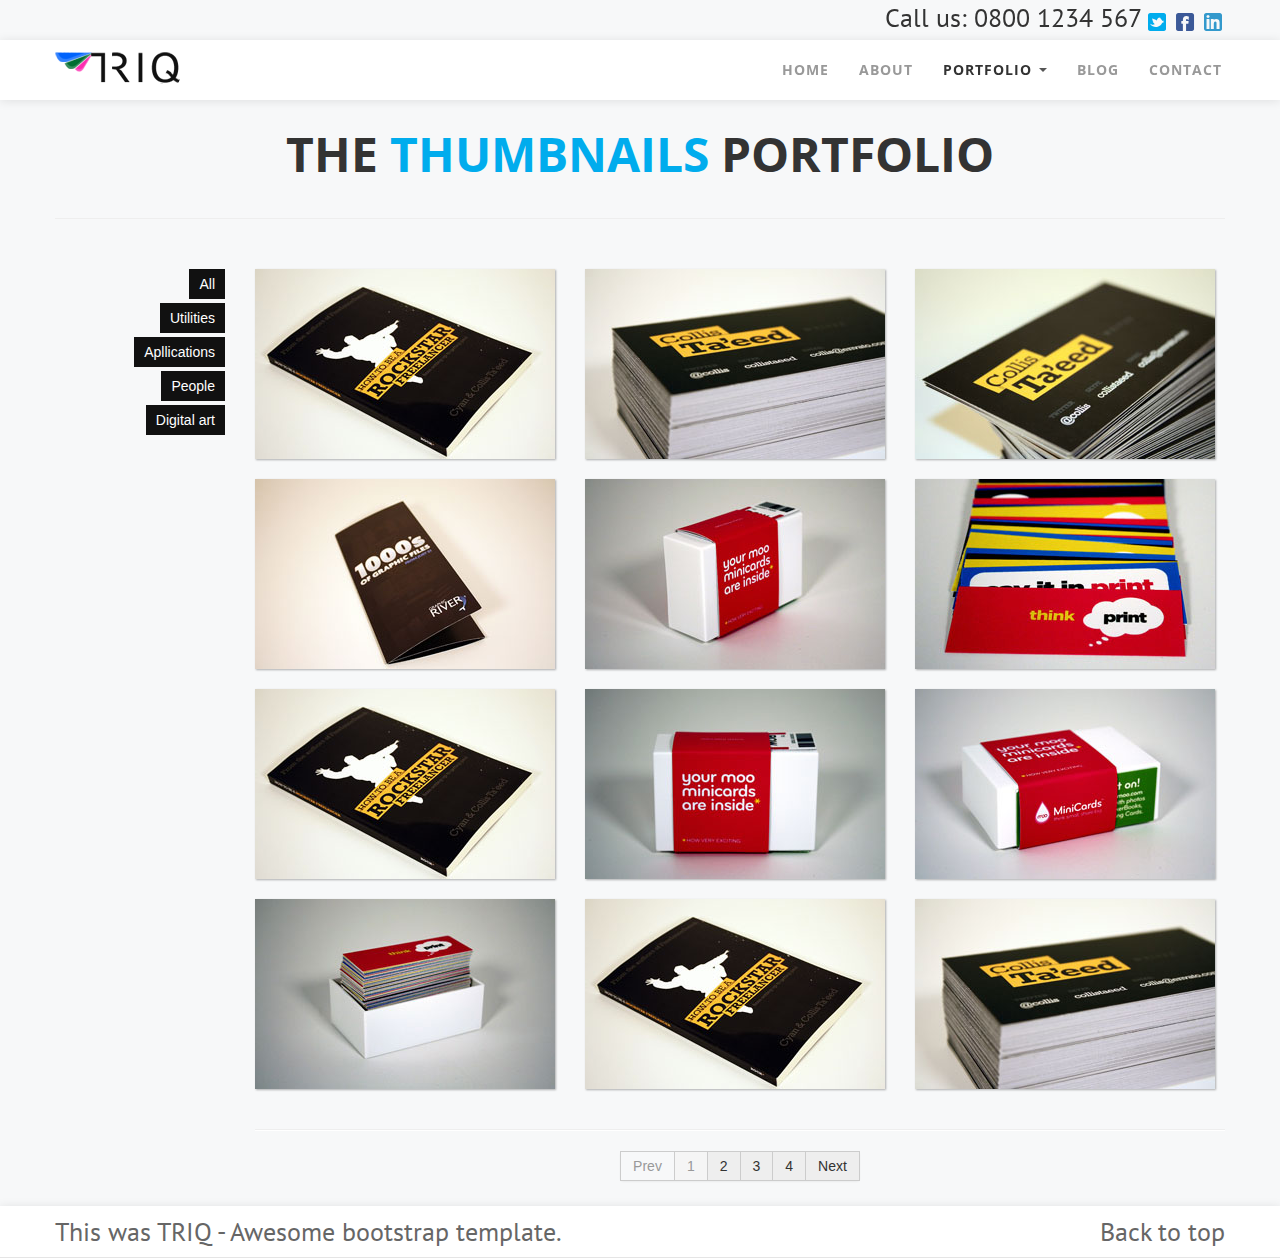
<file: Template/portfolio-thumbnails.html>
<!DOCTYPE html>
<html lang="en">
  <head>
    <meta charset="utf-8">
    <title>TRIQ Bootstrap template</title>
    <meta name="viewport" content="width=device-width, initial-scale=1.0">
    <meta name="description" content="Responsive HTML template for your app/company">
    <meta name="author" content="Oskar Żabik (oskar.zabik@gmail.com)">

    <!-- Le styles -->
    <link rel="stylesheet" href="css/bootstrap.min.css">
    <link rel="stylesheet" href="css/bootstrap-responsive.min.css">

    <link rel="stylesheet" href="css/font-awesome.css">
    <link rel="stylesheet" href="css/triq.css">
    <link rel="stylesheet" href="css/triq-responsive.css">

    <!-- Le HTML5 shim, for IE6-8 support of HTML5 elements -->
    <!--[if lt IE 9]>
    <script src="http://html5shim.googlecode.com/svn/trunk/html5.js"></script>
    <![endif]-->
    <!--[if IE 7]><link rel="stylesheet" href="/stylesheets/font-awesome-ie7.css"><![endif]-->

    <!-- Le favicon -->
    <link rel="shortcut icon" href="favicon.ico">

  </head>

  <body>

    <!-- Le before-navbar info -->
    <div class="before-navbar">
      <div class="container">

        <div class="pull-right">
            <p>
                Call us: 0800 1234 567
                <a href="#"><i class="icon-twitter-sign color-twitter"></i></a>
                <a href="#"><i class="icon-facebook-sign color-facebook"></i></a>
                <a href="#"><i class="icon-linkedin-sign color-linkedin"></i></a>
            </p>
        </div>

      </div>
    </div>

    <!-- Le TRIQ navigation -->
    <div class="navbar navbar-fixed-top">
      <div class="navbar-inner">
        <div class="container">
          <a class="brand" href="#"><img src="logo.png" alt="TRIQ template"></a>
          <a href="#footer-nav" class="btn btn-simple visible-phone pull-right">Menu</a>
          <ul class="nav pull-right hidden-phone">
            <li><a href="index.html">Home</a></li>
            <li><a href="about.html">About</a></li>
            <li class="dropdown active">
              <a class="dropdown-toggle" data-toggle="dropdown" href="#">Portfolio <b class="caret"></b></a>
              <ul class="dropdown-menu">
                <li><a href="portfolio-full-width.html" title="Portfolio 1">Full-width</a></li>
                <li class="active"><a href="portfolio-thumbnails.html" title="Portfolio 2">Thumbnails</a></li>
              </ul>
            </li>
            <li><a href="blog.html">Blog</a></li>
            <li><a href="contact.html">Contact</a></li>
          </ul>
        </div>
      </div>
    </div>

    <!-- Le content -->
    <div class="container">

    	<h1 class="page-header">THE <span class="color-twitter">THUMBNAILS</span> PORTFOLIO</h1>
    	
    	<div class="row">
    		
    		<div class="span2">
    			
                 <ul id="portfolio-nav" class="nav nav-tabs nav-stacked">
                    <li data-type="all"><a href="#" class="all">All</a></li>
                    <li data-type="util"><a href="#">Utilities</a></li>
                    <li data-type="app"><a href="#">Apllications</a></li>
                    <li data-type="people"><a href="#">People</a></li>
                    <li data-type="digital"><a href="#">Digital art</a></li>
                </ul>

    		</div>

    		<div class="span10">
    			
                <ul id="applications" class="thumbnails portfolio-thumbnails">
                  <li data-id="id-1" class="portfolio-item" data-type="util">
                    <div class="image-wrapper">
                      <img src="demo_img/portfolio/1.jpg" width="300" height="190" alt="">
                      <a href="#"><span>View project</span></a>
                    </div>
                  </li>
                  <li data-id="id-2" class="portfolio-item" data-type="app">
                    <div class="image-wrapper">
                      <img src="demo_img/portfolio/2.jpg" width="300" height="190" alt="">
                      <a href="#"><span>View project</span></a>
                    </div>
                  </li>
                  <li data-id="id-3" class="portfolio-item" data-type="app">
                    <div class="image-wrapper">
                      <img src="demo_img/portfolio/3.jpg" width="300" height="190" alt="">
                      <a href="#"><span>View project</span></a>
                    </div>
                  </li>
                  <li data-id="id-4" class="portfolio-item" data-type="app">
                    <div class="image-wrapper">
                      <img src="demo_img/portfolio/4.jpg" width="300" height="190" alt="">
                      <a href="#"><span>View project</span></a>
                    </div>
                  </li>
                  <li data-id="id-5" class="portfolio-item" data-type="app">
                    <div class="image-wrapper">
                      <img src="demo_img/portfolio/5.jpg" width="300" height="190" alt="">
                      <a href="#"><span>View project</span></a>
                    </div>
                  </li>
                  <li data-id="id-6" class="portfolio-item" data-type="app">
                    <div class="image-wrapper">
                      <img src="demo_img/portfolio/6.jpg" width="300" height="190" alt="">
                      <a href="#"><span>View project</span></a>
                    </div>
                  </li>
                  <li data-id="id-7" class="portfolio-item" data-type="app">
                    <div class="image-wrapper">
                        <img src="demo_img/portfolio/1.jpg" width="300" height="190" alt="">
                        <a href="#"><span>View project</span></a>
                    </div>
                  </li>
                  <li data-id="id-8" class="portfolio-item" data-type="app">
                    <div class="image-wrapper">
                      <img src="demo_img/portfolio/7.jpg" width="300" height="190" alt="">
                      <a href="#"><span>View project</span></a>
                    </div>
                  </li>
                  <li data-id="id-9" class="portfolio-item" data-type="app">
                    <div class="image-wrapper">
                      <img src="demo_img/portfolio/8.jpg" width="300" height="190" alt="">
                      <a href="#"><span>View project</span></a>
                    </div>
                  </li>
                  <li data-id="id-10" class="portfolio-item" data-type="util">
                    <div class="image-wrapper">
                      <img src="demo_img/portfolio/9.jpg" width="300" height="190" alt="">
                      <a href="#"><span>View project</span></a>
                    </div>
                  </li>
                  <li data-id="id-11" class="portfolio-item" data-type="util">
                    <div class="image-wrapper">
                      <img src="demo_img/portfolio/1.jpg" width="300" height="190" alt="">
                      <a href="#"><span>View project</span></a>
                    </div>
                  </li>
                  <li data-id="id-12" class="portfolio-item" data-type="util">
                    <div class="image-wrapper">
                      <img src="demo_img/portfolio/2.jpg" width="300" height="190" alt="">
                      <a href="#"><span>View project</span></a>
                    </div>
                  </li>
                </ul>
    		

				<hr>
				<!-- pagination -->
				<div class="pagination pagination-centered">
					<ul>
						<li class="disabled"><a href="#">Prev</a></li>
						<li class="active"><a href="#">1</a></li>
						<li><a href="#">2</a></li>
						<li><a href="#">3</a></li>
						<li><a href="#">4</a></li>
						<li><a href="#">Next</a></li>
					</ul>
				</div>
    		</div>

    	</div>

    </div><!-- /.container -->




    <!-- Le Footer -->
    <div class="background-white footer">
      <div class="container">
        <p class="pull-left">This was TRIQ - Awesome bootstrap template.</p>
        <p class="pull-right"><a id="toplink" href="#">Back to top</a></p>

        <ul id="footer-nav" class="nav visible-phone">
          <hr>
          <h3 class="centered">Menu</h3>
          <li class="active"><a href="index.html">Home</a></li>
          <li><a href="about.html">About</a></li>
          <li class="dropdown">
            <a class="dropdown-toggle" data-toggle="dropdown" href="#">Portfolio <b class="caret"></b></a>
            <ul class="dropdown-menu">
              <li><a href="portfolio-full-width.html" title="Portfolio 1">Full-width</a></li>
              <li><a href="portfolio-thumbnails.html" title="Portfolio 2">Thumbnails</a></li>
            </ul>
          </li>
          <li><a href="blog.html">Blog</a></li>
          <li><a href="contact.html">Contact</a></li>
        </ul>
      </div>
    </div>

    <!-- Le javascript
    ================================================== -->
    <!-- Placed at the end of the document so the pages load faster -->
    <script src="js/jquery.js"></script>
    <script src="js/jquery-easing.js"></script>
    <script src="js/bootstrap.js"></script>
  	<script src="js/quicksand.js"></script>  
    <script src="js/jquery.scrollto-1.4.3.1-min.js"></script>  
    <script src="js/jquery.localscroll-1.2.7-min.js"></script>
    <script src="js/triq.js"></script>

  </body>
</html>
</file>
<file: Template/css/triq.css>
@import url(http://fonts.googleapis.com/css?family=Open+Sans+Condensed:300,700);
@import url(http://fonts.googleapis.com/css?family=Alegreya:400italic);
@import url(http://fonts.googleapis.com/css?family=Lato:300,400,700);
@import url(http://fonts.googleapis.com/css?family=PT+Sans:400,700);
/* 
*           Layout stylesheet
* ======================================
* Project:     TRIQ
* Version:     1.0
* Last change: 10/20/2012
* Author:      Oskar Zabik
* Author URI:  oskar.zabik@gmail.com
* --------------------------------------
*           Table of contents
* ======================================
* 
* $BEFORE_NAVBAR - signup/short contact row
* $NAVBAR - navigation
* $GLOBAL
*     $$SHOWCASE
*     $$BACKGROUNDS
*     $$ANIMATED-MENUS
*     $$HOMEPAGE-ELEMENTS
*     $$QUOTES
*     $$FONT-ICON-COLORS
*     $$ICON-SQUARED - css3 animated icons
*     $$CAROUSEL
*     $$BUTTON_STYLES
* $FOOTER
* $FONTS
*     $$FONT-GLOBALS
*     $$FONT-BLOG
*     $$FONT-BLOG
* $BLOG
* $PORTFOLIO
*     $$FULL-WIDTH
*     $$THUMNAILS
* $CONTACT
*/
/* $BEFORE-NAVBAR */
.before-navbar {
  position: fixed;
  top: 0;
  width: 100%;
}
.before-navbar a {
  position: relative;
  top: 4px;
  margin-right: 3px;
}
.before-navbar p {
  margin-top: 2px;
  margin-bottom: 5px;
}

/* $NAVBAR */
.navbar .btn {
  margin-top: 10px;
}

.navbar .nav.pull-right {
  margin-right: -12px;
}

.navbar .nav > li > a {
  -webkit-box-shadow: none;
  -moz-box-shadow: none;
  box-shadow: none;
  padding: 20px 15px;
  color: #999999;
  text-shadow: none;
}
.navbar .nav > li > a:hover {
  color: inherit;
}
.navbar .nav > li.active > a {
  -webkit-box-shadow: none;
  -moz-box-shadow: none;
  box-shadow: none;
  background: none;
  color: #333333;
}
.navbar .nav > li.active > a:hover {
  -webkit-box-shadow: none;
  -moz-box-shadow: none;
  box-shadow: none;
  background: inherit;
  color: #333333;
}

.navbar-inner {
  border: none;
  background: white;
  background-image: none;
  box-shadow: none;
}
.navbar-inner .brand {
  padding: 12px 20px 10px;
}

/* Dropdowns */
.dropdown-menu {
  margin-top: 11px;
}

.navbar .nav li.dropdown.open > .dropdown-toggle,
.navbar .nav li.dropdown.active > .dropdown-toggle,
.navbar .nav li.dropdown.open.active > .dropdown-toggle {
  background: none;
  color: #333333;
}

.sticky {
  position: fixed;
  top: -100px;
}

/* $GLOBAL */
body {
  padding-top: 90px;
  background: #f7f8f9;
}

.well {
  background: #fff;
}

.ul-centered {
  overflow: hidden;
  width: 100%;
}
.ul-centered ul {
  position: relative;
  left: 50%;
  float: left;
}
.ul-centered ul li {
  position: relative;
  left: -57%;
}

/* $$SHOWCASE */
.showcase-container .text-wraper {
  margin: 0 auto;
  width: 1170px;
}
.showcase-container .text-wraper .text {
  position: absolute;
  max-width: 50%;
}
.showcase-container .text-wraper .text p, .showcase-container .text-wraper .text h1, .showcase-container .text-wraper .text h2, .showcase-container .text-wraper .text h3, .showcase-container .text-wraper .text h4, .showcase-container .text-wraper .text h5 {
  padding-right: 40px;
}

/* $$BACKGROUNDS */
.background-white {
  padding: 10px 0;
  background: #fff;
}

.background-light-grey {
  padding: 10px 0;
  background: #f3f3f3;
}

.background-grey {
  padding: 10px 0;
  background: #333;
}

.background-dark {
  padding: 10px 0;
  background: #111;
}

.background-blue {
  padding: 10px 0;
  background: #e7f4f8;
}

/* $$ANIMATED-MENUS */
.ca-menu li {
  position: relative;
  overflow: hidden;
  margin-bottom: 40px;
  height: 300px;
  background: #fff;
  -webkit-box-shadow: 1px 1px 2px rgba(0, 0, 0, 0.2);
  -moz-box-shadow: 1px 1px 2px rgba(0, 0, 0, 0.2);
  box-shadow: 1px 1px 2px rgba(0, 0, 0, 0.2);
  -webkit-transition: all 300ms linear;
  -moz-transition: all 300ms linear;
  -ms-transition: all 300ms linear;
  -o-transition: all 300ms linear;
  transition: all 300ms linear;
}

.ca-menu li a {
  position: relative;
  display: block;
  width: 100%;
  height: 100%;
  color: #333;
  text-align: left;
}

.ca-icon {
  position: absolute;
  top: 0px;
  left: 0px;
  width: 100%;
  height: 50%;
  color: #333;
  text-align: center;
  text-shadow: 0px 0px 1px #333;
  font-size: 60px;
  font-family: 'WebSymbolsRegular', cursive;
  line-height: 150px;
  -webkit-transition: all 400ms linear;
  -moz-transition: all 400ms linear;
  -ms-transition: all 400ms linear;
  -o-transition: all 400ms linear;
  transition: all 400ms linear;
}

.ca-icon#heart {
  color: #f7002f;
  text-shadow: 0px 0px 1px #f7002f;
}

.ca-content {
  position: absolute;
  top: 50%;
  left: 0px;
  width: 100%;
  height: 50%;
}

.ca-main {
  text-align: center;
  font-size: 30px;
  opacity: 0.8;
  -webkit-transition: all 200ms linear;
  -moz-transition: all 200ms linear;
  -ms-transition: all 200ms linear;
  -o-transition: all 200ms linear;
  transition: all 200ms linear;
}

.ca-sub {
  position: absolute;
  bottom: 0px;
  left: 0px;
  width: 100%;
  color: #666;
  text-align: center;
  font-size: 14px;
  line-height: 40px;
  opacity: 0.8;
  -webkit-transition: all 200ms linear;
  -moz-transition: all 200ms linear;
  -ms-transition: all 200ms linear;
  -o-transition: all 200ms linear;
  transition: all 200ms linear;
}

.ca-menu li:hover, .ca-menu li.active {
  z-index: 999;
  background-color: #333;
  -webkit-transform: scale(1.1);
  -moz-transform: scale(1.1);
  -ms-transform: scale(1.1);
  -o-transform: scale(1.1);
  transform: scale(1.1);
}

.ca-menu li:hover .ca-icon {
  color: #2f96b4;
  font-size: 90px;
}

.ca-menu li:hover .ca-icon#heart {
  -webkit-animation: smallToBig 900ms alternate infinite ease;
  -moz-animation: smallToBig 900ms alternate infinite ease;
  -ms-animation: smallToBig 900ms alternate infinite ease;
  animation: smallToBig 900ms alternate infinite ease;
}

.ca-menu li.active .ca-icon#heart {
  -webkit-animation: none;
  -moz-animation: none;
  -ms-animation: none;
  animation: none;
}

.ca-menu li:hover .ca-main {
  color: #FFF;
  -webkit-animation: smallToBig 300ms ease;
  -moz-animation: smallToBig 300ms ease;
  -ms-animation: smallToBig 300ms ease;
  animation: smallToBig 300ms ease;
}

.ca-menu li.active .ca-main {
  color: #FFF;
  transform: scale(1);
  -webkit-animation: none;
  -moz-animation: none;
  -ms-animation: none;
  animation: none;
}

.ca-menu li:hover .ca-sub {
  color: #FFF;
  -webkit-animation: moveFromBottom 500ms ease;
  -moz-animation: moveFromBottom 500ms ease;
  -ms-animation: moveFromBottom 500ms ease;
  animation: moveFromBottom 500ms ease;
}

.ca-menu li.active .ca-sub {
  color: #FFF;
  -webkit-animation: none;
  -moz-animation: none;
  -ms-animation: none;
  animation: none;
}

/* animations used in ca-menu */
@-webkit-keyframes smallToBig {
  from {
    -webkit-transform: scale(0.1);
  }

  to {
    -webkit-transform: scale(1);
  }
}

@-moz-keyframes smallToBig {
  from {
    -moz-transform: scale(0.1);
  }

  to {
    -moz-transform: scale(1);
  }
}

@-ms-keyframes smallToBig {
  from {
    -ms-transform: scale(0.1);
  }

  to {
    -ms-transform: scale(1);
  }
}

@-webkit-keyframes moveFromBottom {
  from {
    -webkit-transform: translateY(100%);
  }

  to {
    -webkit-transform: translateY(0%);
  }
}

@-moz-keyframes moveFromBottom {
  from {
    -moz-transform: translateY(100%);
  }

  to {
    -moz-transform: translateY(0%);
  }
}

@-ms-keyframes moveFromBottom {
  from {
    -ms-transform: translateY(100%);
  }

  to {
    -ms-transform: translateY(0%);
  }
}

/* $$HOMEPAGE-ELEMENTS */
.featured {
  padding: 40px 0;
  height: 100%;
  vertical-align: middle;
}
.featured .excerpt {
  height: 100%;
  vertical-align: middle;
}
.featured img {
  max-width: 100%;
}

.testimonials {
  padding: 40px 0;
}

.info-centered {
  margin-top: 50px;
  margin-bottom: 50px;
  text-align: center;
}
.info-centered p {
  display: inline-block;
  margin-top: 28px;
  margin-right: 15px;
  vertical-align: top;
}

.strip {
  padding: 20px 0;
}
.strip p {
  margin-top: 8px;
  margin-bottom: 0;
}

/* $$QUOTES */
.quote-cloud {
  margin: 40px 0;
}
.quote-cloud .attribution {
  position: relative;
  padding: 20px 100px 20px 20px;
  text-align: right;
}
.quote-cloud .thumb {
  position: absolute;
  right: 10px;
  bottom: 5px;
  display: block;
  width: 70px;
  height: 70px;
  border: 5px solid #fff;
  box-shadow: inset 1px 1px 3px rgba(0, 0, 0, 0.2), 0 1px 2px rgba(0, 0, 0, 0.4);
}

.quote-cloud blockquote {
  position: relative;
  padding: 30px;
  border-radius: 5px;
  background: #fff;
  box-shadow: inset 0 2px 0 rgba(204, 204, 204, 0.7), -4px -3px 20px rgba(0, 0, 0, 0.2);
}
.quote-cloud blockquote:after, .quote-cloud blockquote:before {
  position: absolute;
  top: 100%;
  width: 0;
  height: 0;
  border: solid transparent;
  content: " ";
  pointer-events: none;
}
.quote-cloud blockquote:after {
  top: 100%;
  right: 40px;
  margin-left: -10px;
  border-width: 10px;
  border-top-color: #fff;
}
.quote-cloud blockquote:before {
  left: 65%;
  margin-left: -11px;
  border-width: 11px;
  border-top-color: rgba(0, 0, 0, 0.01);
}

.quote-cloud blockquote p {
  position: relative;
}
.quote-cloud blockquote p:before {
  position: absolute;
  top: 0px;
  left: -105px;
  color: #333333;
  content: '\201C';
  text-shadow: 7px 14px 10px rgba(0, 0, 0, 0.1);
  font-weight: 700;
  font-style: normal;
  font-size: 175px;
  font-family: serif;
}

/* dont make font icons underlined on hover inside link */
a > i {
  color: #666666;
  font-size: 24px;
}
a > i:hover {
  text-decoration: none;
}

/* $$FONT-ICON-COLORS */
a:hover > i.hover-color-facebook {
  color: #3B5998;
}

a:hover > i.hover-color-twitter {
  color: #00ACED;
}

a:hover > i.hover-color-pinterest {
  color: #CB2027;
}

a:hover > i.hover-color-github {
  color: #4183C4;
}

a:hover > i.hover-color-linkedin {
  color: #3399CC;
}

.color-facebook {
  color: #3B5998;
}

.color-twitter {
  color: #00ACED;
}

.color-pinterest {
  color: #CB2027;
}

.color-github {
  color: #4183C4;
}

.color-linkedin {
  color: #3399CC;
}

/* $$ICON-SQUARED */
a.icon-squared {
  position: relative;
  display: inline-block;
  width: 80px;
  height: 80px;
  text-align: center;
}
a.icon-squared i {
  font-size: 36px;
  line-height: 40px;
}
a.icon-squared article {
  -webkit-transition: -webkit-transform 0.4s linear, background-color 0s linear, color 0s linear;
  -webkit-transition-delay: 0s, 0.2s, 0.2s;
  -moz-transition: -moz-transform 0.4s linear, background-color 0s linear 0.2s, color 0s linear 0.2s;
  -o-transition: -o-transform 0.4s linear, background-color 0s linear 0.2s, color 0s linear 0.2s;
  transition: transform 0.4s linear, background-color 0s linear 0.2s, color 0s linear 0.2s;
  -webkit-transform: perspective(300px) rotateY(0deg);
  -moz-transform: perspective(300px) rotateY(0deg);
  -ms-transform: perspective(300px) rotateY(0deg);
  -o-transform: perspective(300px) rotateY(0deg);
  transform: perspective(300px) rotateY(0deg);
  position: absolute;
  display: block;
  width: 100%;
  height: 100%;
  background-color: #333;
  box-shadow: 0 0 6px -2px black, 0 0 45px -20px black;
  color: #fff;
  line-height: 90px;
  cursor: pointer;
}
a.icon-squared span {
  display: block;
  transition: transform 0s linear 0.2s, text-shadow 0s linear 0.2s;
  -webkit-font-smoothing: subpixel-antialiased;
  font-smoothing: antialiased;
}

a.icon-squared:hover article {
  -webkit-transition: -webkit-transform 0.2s linear, background-color 0s linear, color 0s linear;
  -webkit-transition-delay: 0s, 0.1s, 0.1s;
  -moz-transition: -moz-transform 0.2s linear, background-color 0s linear 0.1s, color 0s linear 0.1s;
  -o-transition: -o-transform 0.2s linear, background-color 0s linear 0.1s, color 0s linear 0.1s;
  transition: transform 0.2s linear, background-color 0s linear 0.1s, color 0s linear 0.1s;
  -webkit-transform: perspective(300px) rotateY(180deg);
  -moz-transform: perspective(300px) rotateY(180deg);
  -ms-transform: perspective(300px) rotateY(180deg);
  -o-transform: perspective(300px) rotateY(180deg);
  transform: perspective(300px) rotateY(180deg);
  color: #eee;
}

a.icon-squared:hover span {
  -webkit-transition: -webkit-transform 0s linear, text-shadow 0s linear;
  -webkit-transition-delay: 0.1s, 0.1s;
  -moz-transition: -moz-transform 0s linear 0.1s, text-shadow 0s linear 0.1s;
  -o-transition: -o-transform 0s linear 0.1s, text-shadow 0s linear 0.1s;
  transition: transform 0s linear 0.1s, text-shadow 0s linear 0.1s;
  -webkit-transform: scale(-1, 1);
  -moz-transform: scale(-1, 1);
  -ms-transform: scale(-1, 1);
  -o-transform: scale(-1, 1);
  transform: scale(-1, 1);
  text-shadow: 0 0 50px rgba(255, 255, 255, 0.5);
}

a.icon-squared.color-facebook:hover article {
  background-color: #3B5998;
}

a.icon-squared.color-twitter:hover article {
  background-color: #00ACED;
}

a.icon-squared.color-pinterest:hover article {
  background-color: #CB2027;
}

a.icon-squared.color-github:hover article {
  background-color: #4183C4;
}

a.icon-squared.color-linkedin:hover article {
  background-color: #3399CC;
}

/* $$CAROUSEL */
.carousel-control {
  top: 50%;
  border: none;
  background: none;
  color: #333;
}
.carousel-control:hover {
  color: inherit;
}

.carousel {
  border: 3px solid #FFF;
}
.carousel .item {
  margin: 0 auto;
}
.carousel.add-shadow:after {
  position: absolute;
  left: 50%;
  display: block;
  margin: 3px auto;
  margin-left: -390px;
  width: 957px;
  height: 43px;
  background: url(../img/slider_shadow_medium.png) no-repeat;
  content: "";
}

/* $$BUTTON-STYLES */
.btn-simple {
  -webkit-border-radius: 5px;
  -moz-border-radius: 5px;
  -ms-border-radius: 5px;
  -o-border-radius: 5px;
  border-radius: 5px;
  padding: 7px 30px;
  border: none;
  background-image: none;
  text-shadow: none;
  -webkit-box-shadow: 2px 2px 2px rgba(0, 0, 0, 0.2);
  -moz-box-shadow: 2px 2px 2px rgba(0, 0, 0, 0.2);
  box-shadow: 2px 2px 2px rgba(0, 0, 0, 0.2);
}

.btn-wide {
  display: block;
  margin: 20px 0 20px;
  width: 100%;
}

.btn-huge {
  padding: 8px 50px;
}

.btn-arrow-right {
  -webkit-border-radius: 0;
  -moz-border-radius: 0;
  -ms-border-radius: 0;
  -o-border-radius: 0;
  border-radius: 0;
  -webkit-box-shadow: none;
  -moz-box-shadow: none;
  box-shadow: none;
  position: relative;
}
.btn-arrow-right:after {
  position: absolute;
  top: 0;
  right: -17px;
  width: 0;
  height: 0;
  border-top: 17px solid transparent;
  border-bottom: 17px solid transparent;
  border-left: 17px solid #fe690f;
  content: "";
}

.btn-orange {
  background: #fe690f;
  color: #fff;
}
.btn-orange:hover {
  background: #fe690f;
}
.btn-orange:active {
  -webkit-box-shadow: none;
  -moz-box-shadow: none;
  box-shadow: none;
}
.btn-orange.btn-huge {
  position: relative;
  left: -40px;
  margin-top: 40px;
  padding: 30px 60px;
}
.btn-orange.btn-huge.btn-arrow-right:after {
  right: -40px;
  border-top: 40px solid transparent;
  border-bottom: 40px solid transparent;
  border-left: 40px solid #fe690f;
}

.btn-blue {
  background: #2f96b4;
  color: #fff;
}
.btn-blue:hover {
  background: #2f96b4;
}
.btn-blue:active {
  -webkit-box-shadow: none;
  -moz-box-shadow: none;
  box-shadow: none;
}
.btn-blue.btn-huge {
  position: relative;
  left: -40px;
  margin-top: 40px;
  padding: 30px 60px;
}
.btn-blue.btn-huge.btn-arrow-right:after {
  right: -40px;
  border-top: 40px solid transparent;
  border-bottom: 40px solid transparent;
  border-left: 40px solid #2f96b4;
}

/* $FOOTER */
.footer {
  -webkit-box-shadow: inset 0 -1px 0 rgba(0, 0, 0, 0.1), 0 1px 10px rgba(0, 0, 0, 0.1);
  -moz-box-shadow: inset 0 -1px 0 rgba(0, 0, 0, 0.1), 0 1px 10px rgba(0, 0, 0, 0.1);
  box-shadow: inset 0 -1px 0 rgba(0, 0, 0, 0.1), 0 1px 10px rgba(0, 0, 0, 0.1);
}
.footer a {
  color: #666;
}
.footer p {
  margin-bottom: 0;
  color: #666;
}
.footer #footer-nav {
  margin-top: 40px;
}
.footer #footer-nav h3 {
  position: relative;
  top: -5px;
}
.footer #footer-nav li a {
  -webkit-border-radius: 5px;
  -moz-border-radius: 5px;
  -ms-border-radius: 5px;
  -o-border-radius: 5px;
  border-radius: 5px;
  display: block;
  margin-top: 10px;
  padding: 10px 15px;
  background: #333;
  color: white;
  text-align: center;
  font-size: 130%;
}
.footer #footer-nav li a .caret {
  position: absolute;
  left: 10px;
  top: 10px;
  border-width: 10px;
  border-top-color: rgba(255, 255, 255, 0.8);
  border-bottom-color: rgba(255, 255, 255, 0.8);
}
.footer #footer-nav .dropdown-menu {
  position: relative;
  display: block;
  width: auto;
  float: none;
  border: none;
  -webkit-box-shadow: none;
  -moz-box-shadow: none;
  box-shadow: none;
  margin-left: 45px;
  margin-top: 0;
}

/* $FONTS */
/* $$FONT-GLOBALS */

.navbar .nav > li a {
  text-transform: uppercase;
  letter-spacing: 1px;
  font-weight: 700;
  font-size: 14px;
  font-family: 'Open Sans Condensed', Helvetica, sans-serif;
}

h1, h2, h3, h4, h5 {
  font-weight: 700;
  font-family: 'Open Sans Condensed', Helvetica, sans-serif;
}

p {
  font-family: 'PT Sans', Helvetica, Arial, sans-serif;
  font-size: 26px;
  line-height: 32px;
}

.centered {
  text-align: center;
}

h1.page-header,
h2.page-header,
h3.page-header,
h4.page-header,
h5.page-header {
  text-align: center;
  font-weight: 700;
  font-family: 'Open Sans Condensed', Helvetica, sans-serif;
}

h1.page-header {
  margin: 30px 0 50px;
  padding-bottom: 30px;
  font-size: 48px;
  line-height: 68px;
}

h2.page-header {
  color: #333333;
  font-size: 36px;
}

.well h1, .well h2, .well h3, .well h4, .well h5 {
  font-family: "PT Sans", Helvetica, sans-serif;
  font-weight: 700;
}
.well p {
  font-family: "PT Sans", Helvetica, sans-serif;
  font-weight: 300;
}

.featured h1 {
  text-transform: uppercase;
}
.featured h1, .featured h2, .featured h3, .featured h4, .featured h5 {
  font-weight: 700;
  font-size: 68px;
  font-family: 'Open Sans Condensed', Helvetica, sans-serif;
  line-height: 60px;
}
.featured h2 {
  font-size: 58px;
}
.featured h3 {
  font-size: 56px;
}
.featured h4 {
  font-size: 48px;
}
.featured h5 {
  font-size: 36px;
}
.featured p {
  font-size: 26px;
  font-family: 'PT Sans', Helvetica, sans-serif;
  line-height: 28px;
}
.team p {
  font-size: 22px;
  line-height: 26px;
}

.featured a {
  font-family: 'PT Sans', Helvetica, Arial, sans-serif;
  font-size: 22px;
}

.testimonials h1, .testimonials h2, .testimonials h3, .testimonials h4, .testimonials h5 {
  text-align: center;
  font-weight: 700;
  font-family: 'Open Sans Condensed', Helvetica, sans-serif;
}
.testimonials p {
  color: #777;
  font-weight: 300;
  font-weight: 300;
  font-size: 16px;
  font-family: 'PT Sans', Helvetica, sans-serif;
}

.background-grey {
  color: #F2F2F2;
}

.strip p, .strip button, .strip a {
  font-weight: 400;
  font-family: 'PT Sans', Helvetica, sans-serif;
}
.strip p {
  font-size: 16px;
}

.quote-cloud cite {
  color: #fff;
  font-weight: 700;
  font-style: italic;
  font-family: 'Alegreya', serif;
}
.quote-cloud .author {
  color: rgba(0, 0, 0, 0.8);
  text-shadow: 0 1px 1px rgba(255, 255, 255, 0.7);
  font-weight: 700;
  font-size: 22px;
  font-family: 'Alegreya SC', serif;
}
.quote-cloud blockquote p {
  color: #333;
  text-indent: 100px;
  font-weight: 400;
  font-style: italic;
  font-size: 24px;
  font-family: 'Alegreya', serif;
  line-height: 40px;
}

.info-centered p {
  font-weight: 400;
  font-size: 30px;
  font-family: 'Lato', Helvetica, sans-serif;
}

/* $$FONT-BLOG */
.blog-excerpt h1, .blog-excerpt h2, .blog-excerpt .posted-on {
  font-family: 'Open Sans Condensed', Helvetica, sans-serif;
}
.blog-excerpt h1 a, .blog-excerpt h2 a, .blog-excerpt .posted-on a {
  -webkit-transition: opacity 0.2s;
  -moz-transition: opacity 0.2s;
  -o-transition: opacity 0.2s;
  transition: opacity 0.2s;
  color: inherit;
  text-decoration: none;
}
.blog-excerpt h1 a:hover, .blog-excerpt h2 a:hover, .blog-excerpt .posted-on a:hover {
  filter: progid:DXImageTransform.Microsoft.Alpha(Opacity=80);
  opacity: 0.8;
}
.blog-excerpt h2 {
  text-transform: uppercase;
  font-size: 90px;
  line-height: 80px;
}
.blog-excerpt .posted-on {
  font-weight: 700;
  font-size: 48px;
  line-height: 30px;
}
.blog-excerpt .posted-on span {
  text-align: center;
  text-transform: uppercase;
  font-size: 30px;
}
.blog-excerpt .content p {
  font-size: 16px;
  font-family: 'PT Sans', Arial, Helvetica, sans-serif;
  line-height: 24px;
}

/* $$FONT-PORTFOLIO */
.portfolio-item .desc h2 {
  color: white;
  font-family: 'Open Sans Condensed', Helvetica, sans-serif;
  font-weight: 300;
  font-size: 30px;
  line-height: 45px;
}

/* $BLOG */
.blog-excerpt {
  position: relative;
  margin-bottom: 100px;
}
.blog-excerpt .title-block {
  position: relative;
}
.blog-excerpt .title-block .posted-on {
  display: block;
  padding: 20px 30px;
  color: #111;
}
.blog-excerpt .title-block .posted-on span {
  display: block;
}
.blog-excerpt .title-dark {
  background: #111;
  color: #eee;
}
.blog-excerpt .title-dark .posted-on {
  background: #eee;
}
.blog-excerpt .title-blue {
  background: #2f96b4;
  color: #fff;
}
.blog-excerpt .title-blue .posted-on {
  background: #fff;
}
.blog-excerpt .title-block {
  padding: 80px 40px;
}

/* Title left */
.blog-excerpt.title-left .title-block .posted-on {
  position: absolute;
  top: -10px;
  right: -20px;
}
.blog-excerpt.title-left .title-block .posted-on:after {
  /* add ribbon */
  position: absolute;
  right: 0;
  bottom: -40px;
  display: block;
  width: 0;
  height: 0;
  border-top: 20px solid #595959;
  border-right: 20px solid transparent;
  border-bottom: 20px solid transparent;
  content: "";
}
.title-right .blog-excerpt.title-left .title-block .posted-on:after {
  left: 0;
}
.blog-excerpt.title-left .content img {
  position: relative;
  max-width: 480px;
  left: -30px;
  z-index: -1;
  margin-bottom: 15px;
}

/* Title right */
.blog-excerpt.title-right {
  text-align: right;
}
.blog-excerpt.title-right .title-block .posted-on {
  position: absolute;
  top: -10px;
  left: -20px;
}
.blog-excerpt.title-right .title-block .posted-on:after {
  /* add ribbon */
  position: absolute;
  left: 0;
  bottom: -20px;
  display: block;
  width: 0;
  height: 0;
  border-top: 20px solid #595959;
  border-left: 20px solid transparent;
  content: "";
}
.title-right .blog-excerpt.title-right .title-block .posted-on:after {
  left: 0;
}
.blog-excerpt.title-right .content img {
  position: relative;
  max-width: 480px;
  right: 0;
  z-index: -1;
  margin-bottom: 15px;
}

.pagination > ul > li:first-child > a,
.pagination > ul > li:last-child > a {
  -webkit-border-radius: 0;
  -moz-border-radius: 0;
  -ms-border-radius: 0;
  -o-border-radius: 0;
  border-radius: 0;
}

.pagination > ul > li > a {
  background-color: #eee;
  color: #333;
  border-color: #CCC;
}

/* $PORTFOLIO */
/* $$FULL-WIDTH */
.portfolio-item {
  margin-top: 35px;
  margin-bottom: 35px;
}
.portfolio-item .image-wrapper {
  position: absolute;
  overflow: hidden;
  max-width: 50%;
  max-height: 500px;
}
.portfolio-item .image-wrapper img {
  display: inline-block;
  float: left;
  max-height: inherit;
}
.portfolio-item .image-wrapper a {
  filter: progid:DXImageTransform.Microsoft.Alpha(Opacity=0);
  opacity: 0;
  position: absolute;
  top: 0;
  left: 0;
  width: 100%;
  height: 100%;
  background: rgba(204, 204, 204, 0.4);
  text-align: center;
  -webkit-transition: opacity 0.2s;
  -moz-transition: opacity 0.2s;
  -o-transition: opacity 0.2s;
  transition: opacity 0.2s;
}
.portfolio-item .image-wrapper a:hover {
  filter: progid:DXImageTransform.Microsoft.Alpha(Opacity=100);
  opacity: 1;
  text-decoration: none;
}
.portfolio-item .image-wrapper a span {
  position: relative;
  top: 50%;
  padding: 5px 10px;
  background: #2f96b4;
  color: white;
}
.portfolio-item .desc {
  display: table-cell;
  vertical-align: middle;
}
.portfolio-item .left.text {
  position: relative;
  display: table;
  float: left;
  width: 450px;
  height: inherit;
  text-align: right;
}
.portfolio-item .right.text {
  position: relative;
  display: table;
  float: right;
  width: 450px;
  height: inherit;
  text-align: left;
}

.portfolio-item.full-width {
  height: 500px;
}
.portfolio-item.full-width .left .desc:before {
  /* add stripe behind the title */
  position: absolute;
  z-index: -99999999;
  display: block;
  margin-top: 8px;
  padding-right: 35px;
  width: 100%;
  height: 50px;
  background: #2f96b4;
  content: "";
}
.portfolio-item.full-width .left .image-wrapper {
  left: 0;
}
.portfolio-item.full-width .right .desc:before {
  /* add stripe behind the title */
  position: absolute;
  right: 0;
  z-index: -99999999;
  display: block;
  margin-top: 8px;
  padding-left: 35px;
  width: 100%;
  height: 50px;
  background: #2f96b4;
  content: "";
}
.portfolio-item.full-width .right .image-wrapper {
  right: 0;
}

/* $$THUMBNAILS */
#portfolio-nav li {
  text-align: right;
}
#portfolio-nav li a {
  -webkit-border-radius: 0;
  -moz-border-radius: 0;
  -ms-border-radius: 0;
  -o-border-radius: 0;
  border-radius: 0;
  display: inline-block;
  margin-bottom: 5px;
  padding: 5px 10px;
  border: none;
  background: #111;
  color: #fff;
}

.portfolio-thumbnails .portfolio-item {
  -webkit-box-shadow: 1px 1px 2px rgba(0, 0, 0, 0.3);
  -moz-box-shadow: 1px 1px 2px rgba(0, 0, 0, 0.3);
  box-shadow: 1px 1px 2px rgba(0, 0, 0, 0.3);
  overflow: hidden;
  margin-top: 0;
  height: 155px;
}
.portfolio-thumbnails .portfolio-item .image-wrapper {
  position: relative;
  max-width: 100%;
  max-height: 100%;
}
.portfolio-thumbnails .portfolio-item .image-wrapper img {
  max-width: 245px;
}

/* $CONTACT */
#contact-map {
  width: 100%;
}
</file>
<file: Template/css/triq-responsive.css>
@media (min-width: 1200px) {
  .portfolio-item.full-width .left {
    width: 560px;
  }
  .portfolio-item.full-width .right {
    width: 560px;
  }

  .portfolio-thumbnails .portfolio-item {
    height: 190px;
  }
  .portfolio-thumbnails .portfolio-item .image-wrapper img {
    max-width: 300px;
  }

  .blog-excerpt .title-block {
    padding: 80px 80px;
  }

  .blog-excerpt.title-left .content img,
  .blog-excerpt.title-right .content img {
    max-width: 600px;
  }

  .carousel.add-shadow:after {
    margin-left: -478px;
    background: url(../img/slider_shadow.png) no-repeat;
  }
}
/* Portrait tablet to landscape and desktop */
@media (min-width: 768px) and (max-width: 979px) {
  body {
    padding-top: 0;
  }

  .btn-huge {
    padding-right: 35px;
    padding-left: 35px;
  }

  .featured h1, .featured h2, .featured h3, .featured h4, .featured h5 {
    font-size: 54px;
    line-height: 50px;
  }

  .carousel.add-shadow:after {
    margin-left: -303px;
    width: 606px;
    background-image: url(../img/slider_shadow_tablet.png);
  }

  .navbar {
    margin-bottom: 0;
  }
  .navbar .nav.pull-right {
    margin-right: 0;
  }

  .before-navbar {
    position: relative;
  }
  .before-navbar .container {
    padding: 0 10px;
    width: auto;
  }

  .portfolio-item.full-width {
    height: auto;
  }
  .portfolio-item.full-width .left,
  .portfolio-item.full-width .right {
    display: block;
    width: auto;
    float: none;
  }
  .portfolio-item.full-width .left .desc:before,
  .portfolio-item.full-width .right .desc:before {
    display: none;
  }
  .portfolio-item.full-width .desc {
    text-align: center;
  }
  .portfolio-item.full-width .desc h1, .portfolio-item.full-width .desc h2, .portfolio-item.full-width .desc h3 {
    background: #2f96b4;
  }
  .portfolio-item .image-wrapper {
    position: relative;
    max-width: 100%;
    width: auto;
    max-height: none;
    height: auto;
    float: none;
  }
  .portfolio-item .image-wrapper img {
    display: block;
  }

  .portfolio-thumbnails .portfolio-item {
    height: 184px;
  }
  .portfolio-thumbnails .portfolio-item .image-wrapper img {
    max-width: 290px;
  }

  .blog-excerpt h2 {
    font-size: 62px;
    line-height: 60px;
  }
  .blog-excerpt .title-block {
    padding: 80px 20px 10px;
  }

  .blog-excerpt.title-left .content img,
  .blog-excerpt.title-right .content img {
    max-width: 382px;
  }
}
/* Landscape phone to portrait tablet */
@media (max-width: 767px) {
  body {
    padding-top: 0;
  }

  .background-grey,
  .background-white,
  .background-light-grey,
  .background-dark,
  .background-blue {
    margin-left: -20px;
    margin-right: -20px;
    padding-right: 20px;
    padding-left: 20px;
  }

  .strip .pull-right,
  .strip .pull-left {
    float: none;
    display: block;
    margin: 0 auto;
    text-align: center;
    margin-top: 5px;
  }

  .featured h1 {
    font-size: 48px;
    line-height: 48px;
  }

  .featured img.pull-right,
  .featured img.pull-left {
    display: block;
    width: auto;
    margin: 25px auto;
    float: none;
  }

  .showcase-container .text-wraper {
    width: auto;
  }
  .showcase-container .text-wraper .text {
    position: relative;
    max-width: 100%;
  }
  .showcase-container .text-wraper .text p, .showcase-container .text-wraper .text h1, .showcase-container .text-wraper .text h2, .showcase-container .text-wraper .text h3, .showcase-container .text-wraper .text h4, .showcase-container .text-wraper .text h5 {
    padding-right: 0;
  }

  .carousel.add-shadow:after {
    background-image: none;
    display: none;
  }

  .ca-menu {
    display: none;
  }

  .navbar {
    margin-bottom: 0;
  }
  .navbar .nav.pull-right {
    margin-right: 0;
  }

  .before-navbar {
    position: relative;
  }

  .portfolio-item.full-width {
    height: auto;
  }
  .portfolio-item.full-width .left,
  .portfolio-item.full-width .right {
    display: block;
    width: auto;
    float: none;
  }
  .portfolio-item.full-width .left .desc:before,
  .portfolio-item.full-width .right .desc:before {
    display: none;
  }
  .portfolio-item.full-width .desc {
    text-align: center;
  }
  .portfolio-item.full-width .desc h1, .portfolio-item.full-width .desc h2, .portfolio-item.full-width .desc h3 {
    background: #2f96b4;
  }
  .portfolio-item .image-wrapper {
    position: relative;
    max-width: 100%;
    width: auto;
    max-height: none;
    height: auto;
    float: none;
  }
  .portfolio-item .image-wrapper img {
    display: block;
  }

  #portfolio-nav li {
    display: inline-block;
    float: left;
    margin-right: 10px;
  }

  .portfolio-thumbnails .portfolio-item {
    float: left;
    margin-right: 5px;
    height: 190px;
  }
  .portfolio-thumbnails .portfolio-item .image-wrapper img {
    max-width: 100%;
  }

  .blog-excerpt h2 {
    font-size: 52px;
    line-height: 52px;
  }
  .blog-excerpt .title-block {
    padding: 90px 10px 10px;
  }

  .blog-excerpt.title-left .content img,
  .blog-excerpt.title-right .content img {
    max-width: 100%;
    left: 0;
    right: 0;
  }

  .blog-excerpt.title-right .title-block:before {
    content: "";
    position: absolute;
    width: 0;
    height: 0;
    border-bottom: 40px solid rgba(255, 255, 255, 0.6);
    border-right: 40px solid transparent;
    border-left: 40px solid transparent;
    display: block;
    z-index: 100;
    top: 10px;
    left: 50%;
    margin-left: -40px;
  }
}
@media (max-width: 320px) {
  .portfolio-thumbnails .portfolio-item {
    float: left;
    margin-right: 5px;
    height: 164px;
  }
  .portfolio-thumbnails .portfolio-item .image-wrapper img {
    max-width: 260px;
  }
}
</file>
<file: Template/css/websymbols.css>
/* Generated by Font Squirrel (http://www.fontsquirrel.com) on November 16, 2011 */

@font-face {
    font-family: 'WebSymbolsRegular';
    src: url('../font/websymbols-regular-webfont.eot');
    src: url('../font/websymbols-regular-webfont.eot?#iefix') format('embedded-opentype'),
         url('../font/websymbols-regular-webfont.woff') format('woff'),
         url('../font/websymbols-regular-webfont.ttf') format('truetype'),
         url('../font/websymbols-regular-webfont.svg#WebSymbolsRegular') format('svg');
    font-weight: normal;
    font-style: normal;
}

i.icon-websymbols {
	font-family: 'WebSymbolsRegular';
	font-style: normal;
	font-size: 14px;
}
</file>
<file: Template/css/demo.css>
.demo-1 {
	margin-top: 240px;
	text-align: right;
}
.demo {
	margin-top: 40px;
	margin-bottom: 40px;
}
.demo-2 {
	margin-top: 250px;
	margin-bottom: 200px;
}
.demo-2 h1 {
	margin-top: 32px;
}
.demo-2 img {
	margin: 0 auto;
	display: block;
}
.demo-4 .span4 {
	margin-top: 50px;
	margin-bottom: 70px;
	text-align: right;
}
.demo-4 i {
	color: #FFAE1A;
}
.demo-4 h1 {
	margin-top: 30px;
}

@media (min-width: 768px) and (max-width: 979px) { 
	.demo img {
		max-width: 50%;
	}
	.demo-1 {
		margin-top: 120px;
	}
	.demo-2 {
		margin-top: 100px;
		margin-bottom: 100px;
	}
	.browsers li img {
		max-width: 100px;
	}
}

@media (max-width: 767px) {
	.demo {margin: 0; text-align: center;}
	.demo-1 {
		margin-top: 0;
	}
	.demo-2 {
		margin-top: 0;
		margin-bottom: 40px;
		text-align: center;
	}
	#purchase {
		text-align: center;
	}
	.demo-4 .span4 {
		text-align: center;
	}
	.demo img {
		width: auto;
		max-width: 100%;
		float: none;
		position: relative;
		margin: 15px auto;
	}

	#code-editor {
		float: right;
		position: relative;
		right: -20px;
	}

	.browsers li img {
		max-width: 50px;
	}

	.text {
		position: relative;
		display: block;
		text-align: center;
	}

}
</file>
